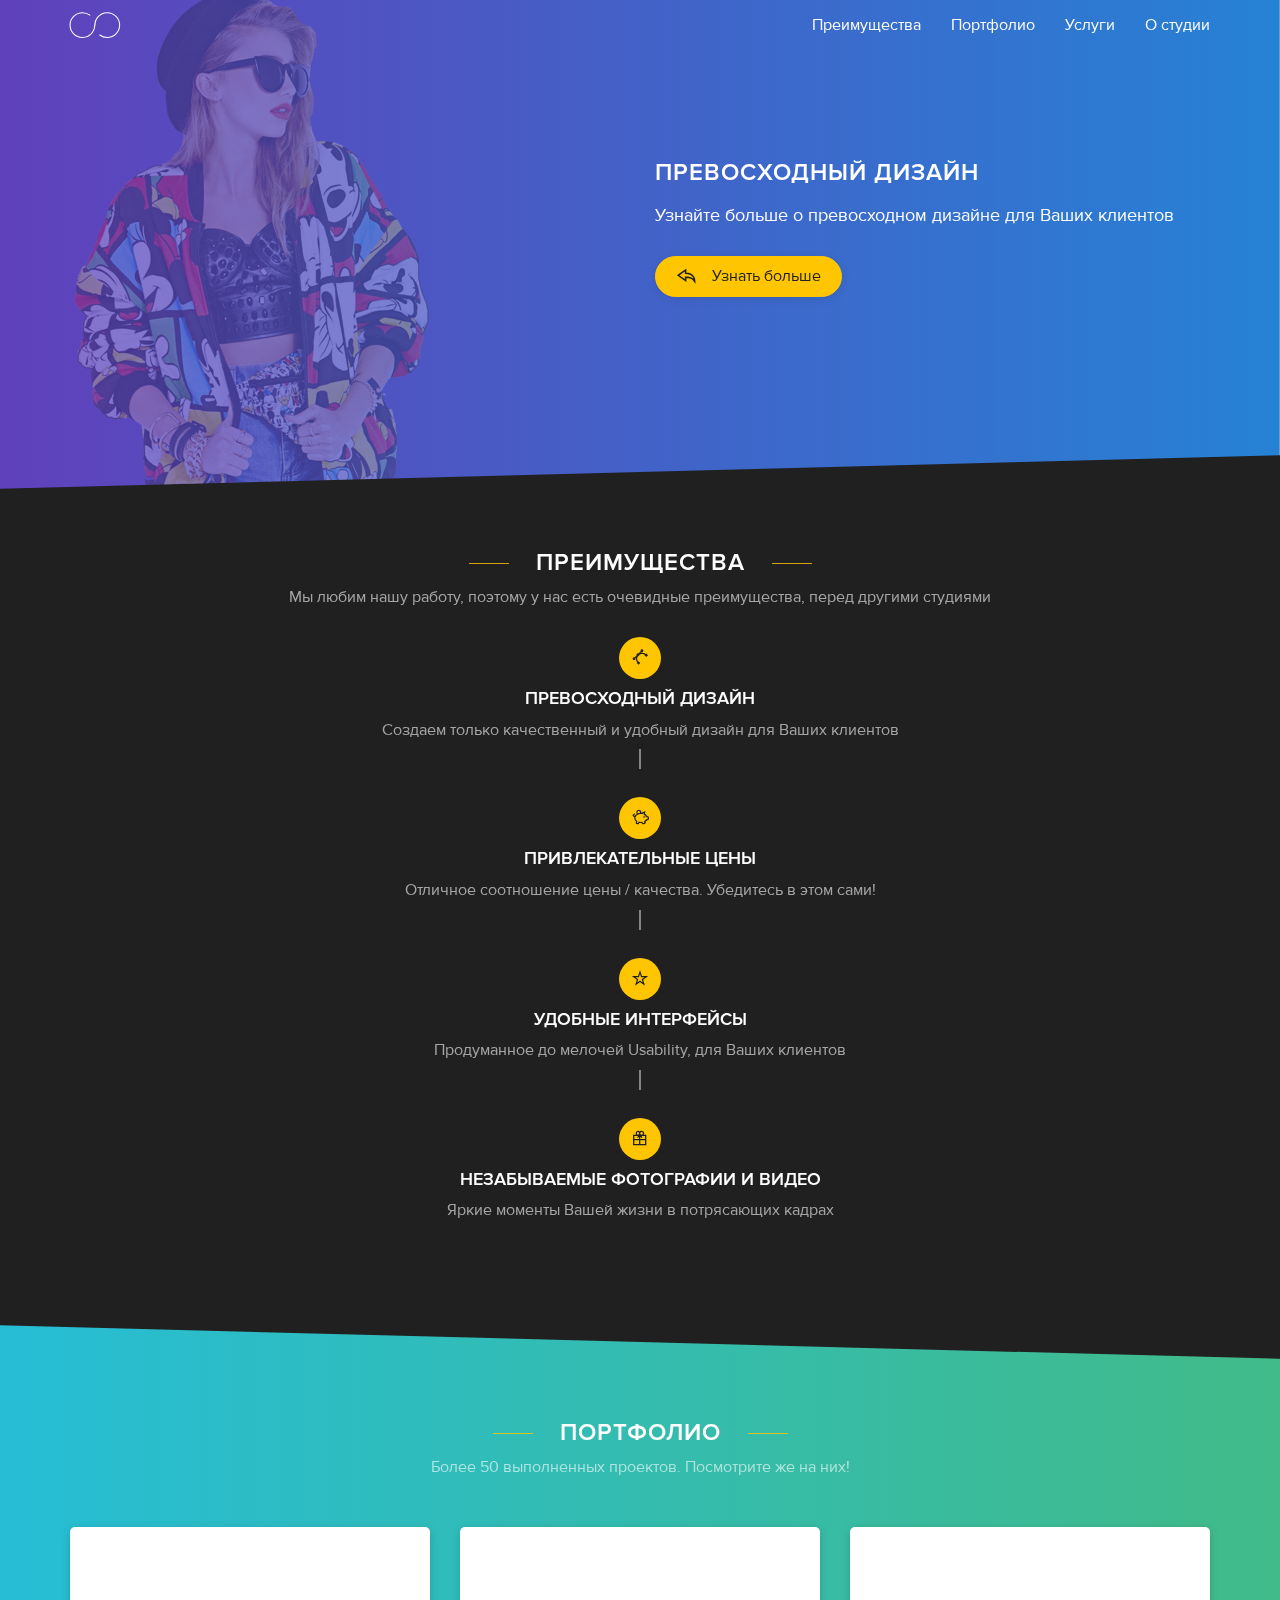
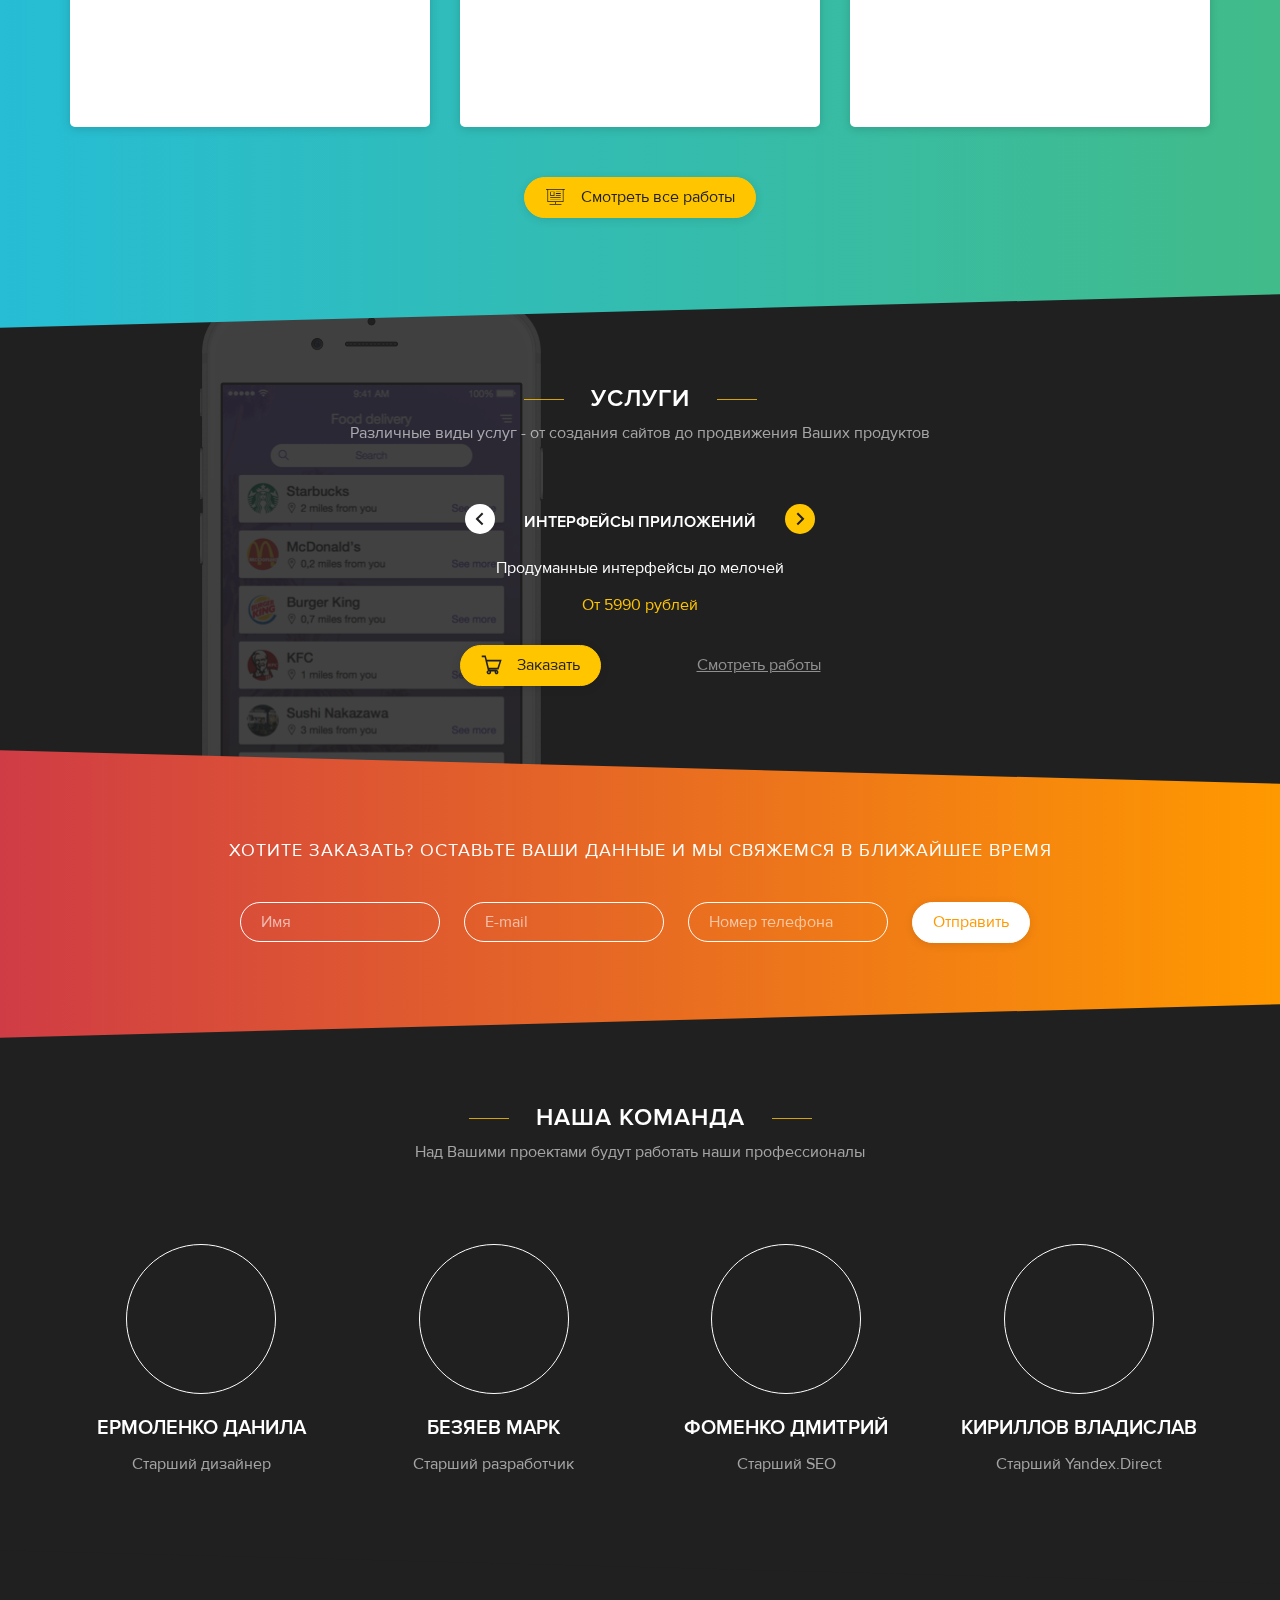
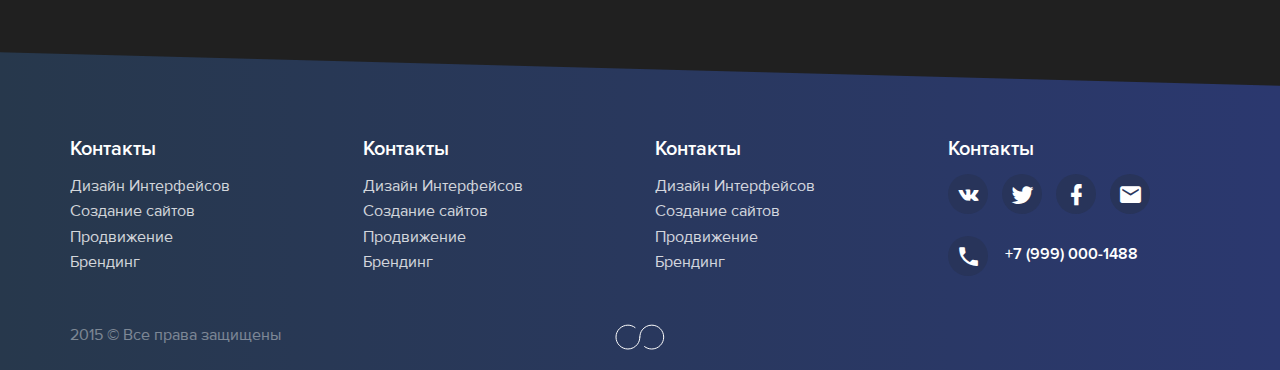
<file: index.html>
<!DOCTYPE html>
<html lang="en">
	<head>
		<meta charset="UTF-8">
		<meta name="viewport" content="width=device-width, initial-scale=1">
		<title>Illegal</title>
		<link rel="stylesheet" href="css/bootstrap.min.css">
		<link rel="stylesheet" href="css/fonts.css">
		<link rel="stylesheet" href="css/pe-icon-7-stroke.css">
		<link rel="stylesheet" href="css/helper.css">
		<link rel="stylesheet" href="css/materialdesignicons.min.css">
		<link rel="stylesheet" href="css/main.css">
		<script src="https://ajax.googleapis.com/ajax/libs/jquery/2.1.3/jquery.min.js"></script>
		<script src="js/common.js"></script>
	</head>
	<body>
		<nav class="navbar navbar-inverse navbar-fixed-top">
			<div class="container">
				<div class="navbar-header">
					<button type="button" class="navbar-toggle" data-toggle="collapse" data-target="#myNavbar">
						<span class="icon-bar"></span>
						<span class="icon-bar" style="margin-top: 6px !important;"></span>
						<span class="icon-bar" style="margin-top: 6px !important;"></span> 
					</button>
					<a class="navbar-brand" href="#main">
						<a href="/" class="noose-loop"></a>
					</a>
				</div>
				<div class="collapse navbar-collapse" id="myNavbar">
					<ul class="nav navbar-nav navbar-right">
						<li>
							<a href="#advantages" class="menu-cases">Преимущества</a>
						</li>
						<li>
							<a href="portfolio.html" class="menu-cases">Портфолио</a>
						</li>
						<li>
							<a href="services.html" class="menu-cases">Услуги</a>
						</li>
						<li>
							<a href="about.html" class="menu-cases">О студии</a>
						</li>
					</ul>
				</div>
			</div>
		</nav>
	  <div class="hidden-xs hidden-sm">
		<section id="n1">
		</section>
		<section id="n11">
			<div class="container">
				<div class="row">
					<div class="col-lg-6 col-md-6 hidden-xs hidden-sm">
						<div class="wrp-2">
							<img src="images/woman.png" alt="woman">
						</div>
					</div>
					<div class="col-lg-6 col-md-6 hidden-xs hidden-sm">
						<div class="wrp-1">
							<h3 class="upper bold lp-1">
								Превосходный дизайн
							</h3>
							<h4>
								Узнайте больше о превосходном дизайне для Ваших клиентов
							</h4>
							<button class="btn-transparent btn-usual">
								<i class="pe-7s-back"></i>&nbsp;&nbsp;&nbsp;&nbsp;&nbsp;&nbsp;&nbsp;&nbsp;&nbsp;Узнать больше
							</button>
						</div>
					</div>
				</div>
			</div>
		</section>
		<section id="n202"></section> <!-- Focus lol -->
		<section id="n2"></section>
		<section id="n22">
			<div class="container">
				<div class="row">
					<div class="col-lg-12 col-md-12 col-sm-12 col-xs-12">
						<div class="wrp-1">
							<h3 class="bold upper lp-1">
								<div class="line"></div> Преимущества <div class="line"></div>
							</h3>
							<span>
								Мы любим нашу работу, поэтому у нас есть очевидные преимущества, перед другими студиями
							</span>
							<div class="rnd"><i class="pe-7s-vector"></i></div>
							<h4 class="bold upper">Превосходный дизайн</h4>
							<span>
								Создаем только качественный и удобный дизайн для Ваших клиентов
							</span>
							<div class="vline"></div>
							<div class="rnd"><i class="pe-7s-piggy"></i></div>
							<h4 class="bold upper">Привлекательные цены</h4>
							<span>
								Отличное соотношение цены / качества. Убедитесь в этом сами!
							</span>
							<div class="vline"></div>
							<div class="rnd"><i class="pe-7s-star"></i></div>
							<h4 class="bold upper">Удобные интерфейсы</h4>
							<span>
								Продуманное до мелочей Usability, для Ваших клиентов
							</span>
							<div class="vline"></div>
							<div class="rnd"><i class="pe-7s-gift"></i></div>
							<h4 class="bold upper">Незабываемые фотографии и видео</h4>
							<span>
								Яркие моменты Вашей жизни в потрясающих кадрах
							</span>
						</div>
					</div>
				</div>
			</div>
		</section>
		<section id="n3"></section>
		<section id="n33">
			<div class="container">
				<div class="row">
					<div class="col-lg-12 col-md-12 col-sm-12 col-xs-12">
						<div class="wrp-1">
							<h3 class="bold upper lp-1">
								<div class="line"></div> Портфолио <div class="line"></div>
							</h3>
							<span>
								Более 50 выполненных проектов. Посмотрите же на них!
							</span>
							<div class="wrp-2">
								<div class="row">
									<div class="col-lg-4 col-md-4 hidden-xs hidden-sm">
										<div class="pr"></div>
									</div>
									<div class="col-lg-4 col-md-4 hidden-xs hidden-sm">
										<div class="pr"></div>
									</div>
									<div class="col-lg-4 col-md-4 hidden-xs hidden-sm">
										<div class="pr"></div>
									</div>
								</div>
							</div>
							<button class="btn-transparent btn-usual" onclick="window.location.href='portfolio.html'">
								<i class="pe-7s-display2" style="font-weight: 500;"></i>&nbsp;&nbsp;&nbsp;&nbsp;&nbsp;&nbsp;&nbsp;&nbsp;&nbsp;Смотреть все работы 
							</button>
						</div>
					</div>
				</div>
			</div>
		</section>
		<section id="n4"></section>
		<section id="n404">
			<div class="container">
				<div class="row">
					<div class="col-lg-6 col-md-6 hidden-sm hidden-xs"></div>
					<div class="col-lg-6 col-md-6 hidden-sm hidden-xs"><img src="images/iPhone.png" alt="iphone"></div>
				</div>
			</div>
		</section>
		<section id="n44">
			<div class="container">
				<div class="row">
					<div class="col-lg-12 col-md-12 col-sm-12 col-xs-12">
						<div class="wrp-1">
							<h3 class="bold upper lp-1">
								<div class="line"></div> Услуги <div class="line"></div>
							</h3>
							<span>
								Различные виды услуг - от создания сайтов до продвижения Ваших продуктов
							</span>
							<span id="name" class="bold upper">
								<div class="arrow-btn arrow-l"><i class="pe-7s-angle-left"></i></div> Интерфейсы приложений <div class="arrow-btn arrow-r"><i class="pe-7s-angle-right"></i></div>
							</span>
							<span id="sub">
								Продуманные интерфейсы до мелочей
							</span>
							<br />
							<span id="price">
								От 5990 рублей
							</span>
							<div class="wrp-btns">
								<button class="btn-transparent btn-usual">
									<i class="pe-7s-cart"></i>&nbsp;&nbsp;&nbsp;&nbsp;&nbsp;&nbsp;&nbsp;&nbsp;&nbsp;Заказать
								</button>
								<div class="btn-view-other">
									<a href="#">Смотреть работы</a>
								</div>
							</div>
						</div>
					</div>
				</div>
			</div>
		</section>
		<section id="n5"></section>
		<section id="n55">
			<div class="container">
				<div class="row">
					<div class="col-lg-12 col-md-12 col-sm-12 col-xs-12">
						<span class="lp-1 upper">Хотите заказать? Оставьте ваши данные и мы свяжемся в ближайшее время</span>
						<div class="wrp-1">
							<input type="text" placeholder="Имя">
							<input type="text" placeholder="E-mail">
							<input type="text" placeholder="Номер телефона">
							<button class="btn-transparent btn-usual">Отправить</button>
						</div>
					</div>
				</div>
			</div>
		</section>
		<section id="n6"></section>
		<section id="n66">
			<div class="container">
				<div class="row">
					<div class="col-lg-12 col-md-12 col-sm-12 col-xs-12">
						<div class="wrp-1">
							<h3 class="bold upper lp-1">
								<div class="line"></div> Наша команда <div class="line"></div>
							</h3>
							<span>
								Над Вашими проектами будут работать наши профессионалы
							</span>
							<div class="row">
								<div class="col-lg-3 col-md-3 hidden-sm hidden-xs">
									<div class="photo photo-1"></div>
									<class class="bold name upper">Ермоленко Данила</class>
									<br />
									<span>Старший дизайнер</span>
								</div>
								<div class="col-lg-3 col-md-3 hidden-sm hidden-xs">
									<div class="photo photo-2"></div>
									<class class="bold name upper">Безяев Марк</class>
									<br />
									<span>Старший разработчик</span>
								</div>
								<div class="col-lg-3 col-md-3 hidden-sm hidden-xs">
									<div class="photo photo-3"></div>
									<class class="bold name upper">Фоменко Дмитрий</class>
									<br />
									<span>Старший SEO</span>
								</div>
								<div class="col-lg-3 col-md-3 hidden-sm hidden-xs">
									<div class="photo photo-4"></div>
									<class class="bold name upper">Кириллов Владислав</class>
									<br />
									<span>Старший Yandex.Direct</span>
								</div>
							</div>
						</div>
					</div>
				</div>
			</div>
		</section>
		<section id="n606"></section>
		<section id="n7">
			<div class="container">
				<div class="row">
					<div class="col-lg-3 col-md-3 hidden-sm hidden-xs">
						<div class="name bold">Контакты</div>
						<div class="sub">
							Дизайн Интерфейсов<br />
							Создание сайтов<br />
							Продвижение<br />
							Брендинг
						</div>
					</div>
					<div class="col-lg-3 col-md-3 hidden-sm hidden-xs">
						<div class="name bold">Контакты</div>
						<div class="sub">
							Дизайн Интерфейсов<br />
							Создание сайтов<br />
							Продвижение<br />
							Брендинг
						</div>
					</div>
					<div class="col-lg-3 col-md-3 hidden-sm hidden-xs">
						<div class="name bold">Контакты</div>
						<div class="sub">
							Дизайн Интерфейсов<br />
							Создание сайтов<br />
							Продвижение<br />
							Брендинг
						</div>
					</div>
					<div class="col-lg-3 col-md-3 hidden-sm hidden-xs">
						<div class="name bold">Контакты</div>
						<div class="btn-rnd"><i class="mdi mdi-vk"></i></div> <div class="btn-rnd"><i class="mdi mdi-twitter"></i></div> <div class="btn-rnd"><i class="mdi mdi-facebook"></i></div> <div class="btn-rnd"><i class="mdi mdi-email"></i></div>
						<br /><br />
						<div class="btn-rnd"><i class="mdi mdi-phone"></i></div>
						<div class="bold phone">+7 (999) 000-1488</div>
					</div>
				</div>
				<div class="bottom">
					<span>2015 &copy; Все права защищены</span>
					<div class="noose"></div>
				</div>
			</div>
		</section>
	  </div>
	  <div class="hidden-lg hidden-md">
		<section id="n1" class="m1"></section>
		<section id="n11" class="m11">
			<div class="container">
				<div class="row">
					<div class="col-sm-6 col-sm-6">
						<div class="wrp-2">
							<img src="images/woman.png" alt="woman">
						</div>
					</div>
				</div>
				<div class="row">
					<div class="col-sm-10 col-xs-10">
						<div class="wrp-1">
							<h3 class="upper bold lp-1">
								Превосходный дизайн
							</h3>
							<h4>
								Узнайте больше о превосходном дизайне для Ваших клиентов
							</h4>
						</div>
					</div>
				</div>
				<div class="row">
					<div class="col-sm-12 col-xs-12">
							<button class="btn-transparent btn-usual btn-m">
								<i class="pe-7s-back"></i>&nbsp;&nbsp;&nbsp;&nbsp;&nbsp;&nbsp;&nbsp;&nbsp;&nbsp;Узнать больше
							</button>
					</div>
				</div>
			</div>
		</section>
		<section id="n202" class="m202"></section>
		<section id="n2" class="m2"></section>
		<section id="n22" class="m22">
			<div class="container">
				<div class="row">
					<div class="col-sm-12 col-xs-12">
						<div class="wrp-1">
							<h3 class="bold upper lp-1">
								<div class="line line-m"></div> Преимущества <div class="line line-m"></div>
							</h3>
							<span>
								Мы любим нашу работу, поэтому у нас есть очевидные преимущества, перед другими студиями
							</span>
							<div class="rnd"><i class="pe-7s-vector"></i></div>
							<h4 class="bold upper">Превосходный дизайн</h4>
							<span>
								Создаем только качественный и удобный дизайн для Ваших клиентов
							</span>
							<div class="vline"></div>
							<div class="rnd"><i class="pe-7s-piggy"></i></div>
							<h4 class="bold upper">Привлекательные цены</h4>
							<span>
								Отличное соотношение цены / качества. Убедитесь в этом сами!
							</span>
							<div class="vline"></div>
							<div class="rnd"><i class="pe-7s-star"></i></div>
							<h4 class="bold upper">Удобные интерфейсы</h4>
							<span>
								Продуманное до мелочей Usability, для Ваших клиентов
							</span>
							<div class="vline"></div>
							<div class="rnd"><i class="pe-7s-gift"></i></div>
							<h4 class="bold upper">Незабываемые фотографии и видео</h4>
							<span>
								Яркие моменты Вашей жизни в потрясающих кадрах
							</span>
						</div>
					</div>
				</div>
			</div>
		</section>
		<section id="n3" class="m3"></section>
		<section id="n33" class="m33">
			<div class="container">
				<div class="row">
					<div class="col-lg-12 col-md-12 col-sm-12 col-xs-12">
						<div class="wrp-1">
							<h3 class="bold upper lp-1">
								<div class="line line-m"></div> Портфолио <div class="line line-m"></div>
							</h3>
							<span>
								Более 50 выполненных проектов. Посмотрите же на них!
							</span>
							<div class="wrp-2">
								<div class="row">
									<div class="col-lg-4 col-md-4">
										<div class="pr"></div>
									</div>
									<div class="col-lg-4 col-md-4">
										<div class="pr"></div>
									</div>
									<div class="col-lg-4 col-md-4">
										<div class="pr"></div>
									</div>
								</div>
							</div>
							<button class="btn-transparent btn-usual btn-m" onclick="window.location.href='portfolio.html'">
								<i class="pe-7s-display2" style="font-weight: 500;"></i>&nbsp;&nbsp;&nbsp;&nbsp;&nbsp;&nbsp;&nbsp;&nbsp;&nbsp;Смотреть все работы 
							</button>
						</div>
					</div>
				</div>
			</div>
		</section>
		<section id="n4" class="m4"></section>
		<section id="n404" class="m404">
			<div class="container">
				<div class="row">
					<div class="col-lg-6 col-md-6"><img src="images/iPhone.png" alt="iphone"></div>
				</div>
			</div>
		</section>
		<section id="n44" class="m44">
			<div class="container">
				<div class="row">
					<div class="col-lg-12 col-md-12 col-sm-12 col-xs-12">
						<div class="wrp-1">
							<h3 class="bold upper lp-1">
								<div class="line line-m"></div> Услуги <div class="line line-m"></div>
							</h3>
							<span>
								От создания сайтов до продвижения Ваших продуктов
							</span>
							<span id="name" class="bold upper">
								 Интерфейсы приложений 
							</span>
							<span id="sub" class="bold">
								Продуманные интерфейсы до мелочей
							</span>
							<br />
							<span id="price" class="bold">
								От 5990 рублей
							</span>
							<div class="wrp-btns wrp-btns-m">
								<button class="btn-transparent btn-usual">
									<i class="pe-7s-cart"></i>&nbsp;&nbsp;&nbsp;&nbsp;&nbsp;&nbsp;&nbsp;&nbsp;&nbsp;Заказать
								</button>
								<div class="btn-view-other">
									<a href="#">Смотреть работы</a>
								</div>
							</div>
						</div>
					</div>
				</div>
			</div>
		</section>
		<section id="n5" class="m5"></section>
		<section id="n55" class="m55">
			<div class="container">
				<div class="row">
					<div class="col-sm-1 col-xs-1"></div>
					<div class="col-sm-10 col-xs-10">
						<span class="upper">Хотите заказать?<br />Оставьте ваши данные и мы свяжемся<br />в ближайшее время</span>
					</div>
					<div class="col-sm-1 col-xs-1"></div>
				</div>
				<div class="row">
					<div class="col-sm-12 col-xs-12">
						<div class="wrp-1">
							<input type="text" placeholder="Имя">
							<input type="text" placeholder="E-mail">
							<input type="text" placeholder="Номер телефона">
							<button class="btn-transparent btn-usual">Отправить</button>
						</div>
					</div>
				</div>
			</div>
		</section>
		<section id="n6" class="m6"></section>
		<section id="n66" class="m66">
			<div class="container">
				<div class="row">
					<div class="col-lg-12 col-md-12 col-sm-12 col-xs-12">
						<div class="wrp-1">
							<h3 class="bold upper lp-1">
								<div class="line line-m"></div> Наша команда <div class="line line-m"></div>
							</h3>
							<span>
								Над Вашими проектами будут работать наши профессионалы
							</span>
							<div class="row">
								<div class="col-sm-12 col-xs-12">
									<div class="photo photo-1"></div>
									<class class="bold name upper">Ермоленко Данила</class>
									<br />
									<span>Старший дизайнер</span>
								</div>
							</div>
							<div class="row">
								<div class="col-sm-12 col-xs-12">
									<div class="photo photo-2"></div>
									<class class="bold name upper">Безяев Марк</class>
									<br />
									<span>Старший разработчик</span>
								</div>
							</div>
							<div class="row">
								<div class="col-sm-12 col-xs-12">
									<div class="photo photo-3"></div>
									<class class="bold name upper">Фоменко Дмитрий</class>
									<br />
									<span>Старший SEO</span>
								</div>
							</div>
							<div class="row">
								<div class="col-sm-12 col-xs-12">
									<div class="photo photo-4"></div>
									<class class="bold name upper">Кириллов Владислав</class>
									<br />
									<span>Старший Yandex.Direct</span>
								</div>
							</div>
						</div>
					</div>
				</div>
			</div>
		</section>
		<section id="n606" class="m606"></section>
		<section id="n7" class="m7">
			<div class="container">
				<div class="row">
					<div class="col-sm-1 col-xs-1"></div>
					<div class="col-sm-10 col-xs-10">
						<div class="name bold" style="margin-top: 110px;">Контакты</div>
						<div class="btn-rnd"><i class="mdi mdi-vk"></i></div> <div class="btn-rnd"><i class="mdi mdi-twitter"></i></div> <div class="btn-rnd"><i class="mdi mdi-facebook"></i></div> <div class="btn-rnd"><i class="mdi mdi-email"></i></div>
						<br /><br />
						<div class="btn-rnd"><i class="mdi mdi-phone"></i></div>
						<div class="bold phone">+7 (999) 000-1488</div>
					</div>
					<div class="col-sm-1 col-xs-1"></div>
				</div>
				<div class="row" style="margin-top: 36px !important;">
					<div class="col-sm-1 col-xs-1"></div>
					<div class="col-sm-10 col-xs-10 ta-r">
						<div class="name bold">Контакты</div>
						<div class="sub">
							Дизайн Интерфейсов<br />
							Создание сайтов<br />
							Продвижение<br />
							Брендинг
						</div>
					</div>
					<div class="col-sm-1 col-xs-1"></div>
				</div>
				<div class="row">
					<div class="col-sm-1 col-xs-1"></div>
					<div class="col-sm-10 col-xs-10">
						<div class="name bold">Контакты</div>
						<div class="sub">
							Дизайн Интерфейсов<br />
							Создание сайтов<br />
							Продвижение<br />
							Брендинг
						</div>
					</div>
					<div class="col-sm-1 col-xs-1"></div>
				</div>
				<div class="row">
					<div class="col-sm-1 col-xs-1"></div>
					<div class="col-sm-10 col-xs-10 ta-r">
						<div class="name bold">Контакты</div>
						<div class="sub">
							Дизайн Интерфейсов<br />
							Создание сайтов<br />
							Продвижение<br />
							Брендинг
						</div>
					</div>
					<div class="col-sm-1 col-xs-1"></div>
				</div>
				<div class="bottom">
					<span>2015 &copy; Все права защищены</span>
					<div class="noose"></div>
				</div>
			</div>
		</section>
	  </div>
		<script src="js/bootstrap.min.js"></script>
	</body>
</html>
</file>
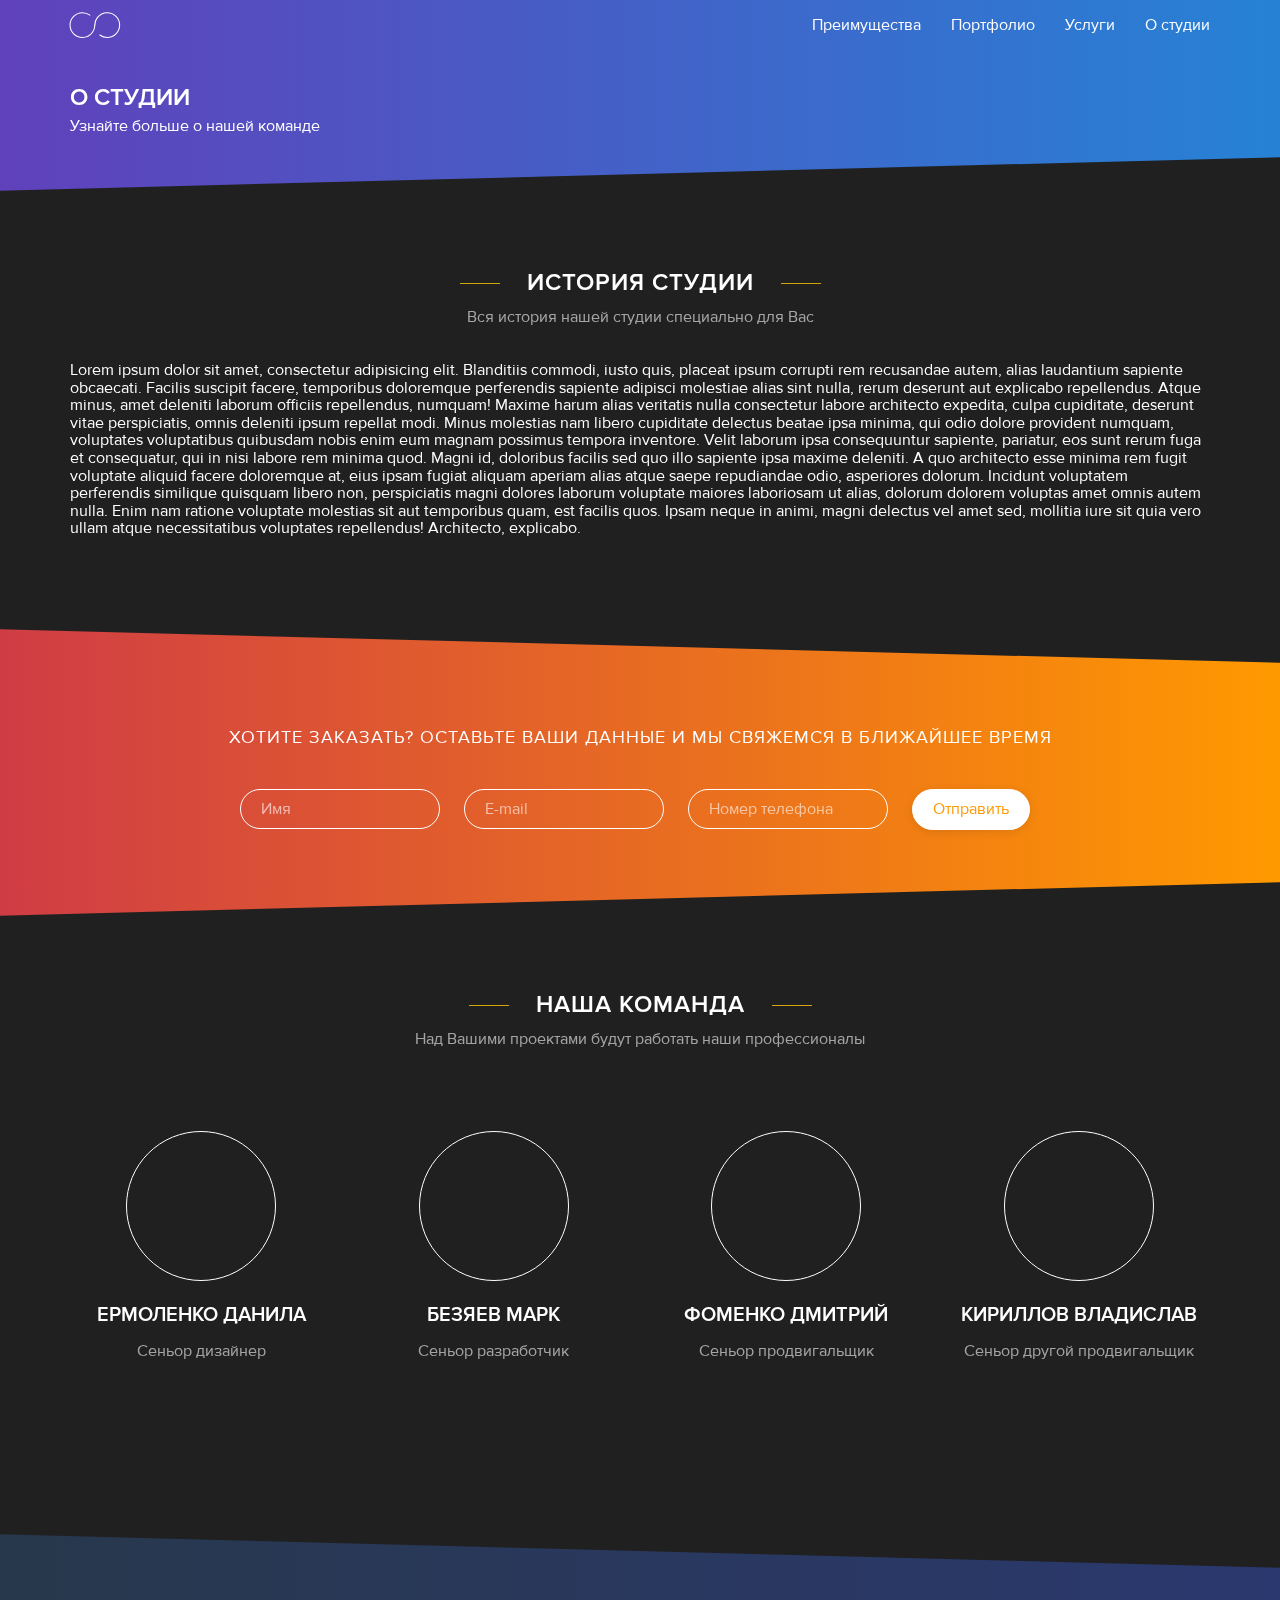
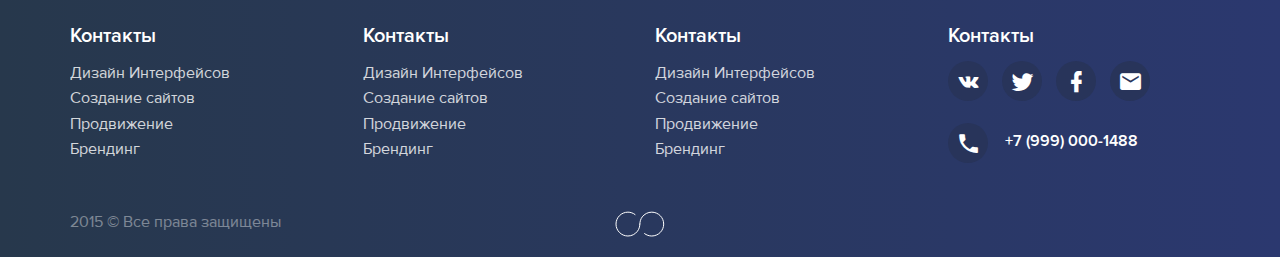
<file: about.html>
<!DOCTYPE html>
<html lang="en">
	<head>
		<meta charset="UTF-8">
		<meta name="viewport" content="width=device-width, initial-scale=1">
		<title>Illegal</title>
		<link rel="stylesheet" href="css/bootstrap.min.css">
		<link rel="stylesheet" href="css/fonts.css">
		<link rel="stylesheet" href="css/pe-icon-7-stroke.css">
		<link rel="stylesheet" href="css/helper.css">
		<link rel="stylesheet" href="css/materialdesignicons.min.css">
		<link rel="stylesheet" href="css/main.css">
		<script src="https://ajax.googleapis.com/ajax/libs/jquery/2.1.3/jquery.min.js"></script>
		<script src="js/common.js"></script>
	</head>
	<body>
		<nav class="navbar navbar-inverse navbar-fixed-top">
			<div class="container">
				<div class="navbar-header">
					<button type="button" class="navbar-toggle" data-toggle="collapse" data-target="#myNavbar">
						<span class="icon-bar"></span>
						<span class="icon-bar" style="margin-top: 6px !important;"></span>
						<span class="icon-bar" style="margin-top: 6px !important;"></span> 
					</button>
					<a class="navbar-brand" href="#main">
						<a href="/" class="noose-loop"></a>
					</a>
				</div>
				<div class="collapse navbar-collapse" id="myNavbar">
					<ul class="nav navbar-nav navbar-right">
						<li>
							<a href="#advantages" class="menu-cases">Преимущества</a>
						</li>
						<li>
							<a href="portfolio.html" class="menu-cases">Портфолио</a>
						</li>
						<li>
							<a href="services.html" class="menu-cases">Услуги</a>
						</li>
						<li>
							<a href="about.html" class="menu-cases">О студии</a>
						</li>
					</ul>
				</div>
			</div>
		</nav>
	  <div class="hidden-xs hidden-sm">
		<section id="a1">
		</section>
		<section id="a11">
			<div class="container">
				<div class="row">
					<div class="col-lg-12 col-md-12 col-sm-12 col-xs-12">
						<h3 class="bold upper">О студии</h3>
						<span>Узнайте больше о нашей команде</span>
					</div>
				</div>
			</div>
		</section>
		<section id="a2">
		</section>
		<section id="a22">
			<div class="container">
				<div class="row">
					<div class="col-lg-12 col-md-12 col-sm-12 col-xs-12">
						<h3 class="bold upper lp-1">
							<div class="line"></div> История студии <div class="line"></div>
						</h3>
						<span>Вся история нашей студии специально для Вас</span>
						<br />
						<h5>Lorem ipsum dolor sit amet, consectetur adipisicing elit. Blanditiis commodi, iusto quis, placeat ipsum corrupti rem recusandae autem, alias laudantium sapiente obcaecati. Facilis suscipit facere, temporibus doloremque perferendis sapiente adipisci molestiae alias sint nulla, rerum deserunt aut explicabo repellendus. Atque minus, amet deleniti laborum officiis repellendus, numquam! Maxime harum alias veritatis nulla consectetur labore architecto expedita, culpa cupiditate, deserunt vitae perspiciatis, omnis deleniti ipsum repellat modi. Minus molestias nam libero cupiditate delectus beatae ipsa minima, qui odio dolore provident numquam, voluptates voluptatibus quibusdam nobis enim eum magnam possimus tempora inventore. Velit laborum ipsa consequuntur sapiente, pariatur, eos sunt rerum fuga et consequatur, qui in nisi labore rem minima quod. Magni id, doloribus facilis sed quo illo sapiente ipsa maxime deleniti. A quo architecto esse minima rem fugit voluptate aliquid facere doloremque at, eius ipsam fugiat aliquam aperiam alias atque saepe repudiandae odio, asperiores dolorum. Incidunt voluptatem perferendis similique quisquam libero non, perspiciatis magni dolores laborum voluptate maiores laboriosam ut alias, dolorum dolorem voluptas amet omnis autem nulla. Enim nam ratione voluptate molestias sit aut temporibus quam, est facilis quos. Ipsam neque in animi, magni delectus vel amet sed, mollitia iure sit quia vero ullam atque necessitatibus voluptates repellendus! Architecto, explicabo.</h5>
					</div>
				</div>
			</div>
		</section>
		<section id="n5" class="a5"></section>
		<section id="n55">
			<div class="container">
				<div class="row">
					<div class="col-lg-12 col-md-12 col-sm-12 col-xs-12">
						<span class="lp-1 upper">Хотите заказать? Оставьте ваши данные и мы свяжемся в ближайшее время</span>
						<div class="wrp-1">
							<input type="text" placeholder="Имя">
							<input type="text" placeholder="E-mail">
							<input type="text" placeholder="Номер телефона">
							<button class="btn-transparent btn-usual">Отправить</button>
						</div>
					</div>
				</div>
			</div>
		</section>
		<section id="n6" class="a6"></section>
		<section id="n66">
			<div class="container">
				<div class="row">
					<div class="col-lg-12 col-md-12 col-sm-12 col-xs-12">
						<div class="wrp-1">
							<h3 class="bold upper lp-1">
								<div class="line"></div> Наша команда <div class="line"></div>
							</h3>
							<span>
								Над Вашими проектами будут работать наши профессионалы
							</span>
							<div class="row">
								<div class="col-lg-3 col-md-3 hidden-sm hidden-xs">
									<div class="photo photo-1"></div>
									<class class="bold name upper">Ермоленко Данила</class>
									<br />
									<span>Сеньор дизайнер</span>
								</div>
								<div class="col-lg-3 col-md-3 hidden-sm hidden-xs">
									<div class="photo photo-2"></div>
									<class class="bold name upper">Безяев Марк</class>
									<br />
									<span>Сеньор разработчик</span>
								</div>
								<div class="col-lg-3 col-md-3 hidden-sm hidden-xs">
									<div class="photo photo-3"></div>
									<class class="bold name upper">Фоменко Дмитрий</class>
									<br />
									<span>Сеньор продвигальщик</span>
								</div>
								<div class="col-lg-3 col-md-3 hidden-sm hidden-xs">
									<div class="photo photo-4"></div>
									<class class="bold name upper">Кириллов Владислав</class>
									<br />
									<span>Сеньор другой продвигальщик</span>
								</div>
							</div>
						</div>
					</div>
				</div>
			</div>
		</section>
		<section id="n606" class="a606"></section>
		<section id="n7">
			<div class="container">
				<div class="row">
					<div class="col-lg-3 col-md-3 hidden-sm hidden-xs">
						<div class="name bold">Контакты</div>
						<div class="sub">
							Дизайн Интерфейсов<br />
							Создание сайтов<br />
							Продвижение<br />
							Брендинг
						</div>
					</div>
					<div class="col-lg-3 col-md-3 hidden-sm hidden-xs">
						<div class="name bold">Контакты</div>
						<div class="sub">
							Дизайн Интерфейсов<br />
							Создание сайтов<br />
							Продвижение<br />
							Брендинг
						</div>
					</div>
					<div class="col-lg-3 col-md-3 hidden-sm hidden-xs">
						<div class="name bold">Контакты</div>
						<div class="sub">
							Дизайн Интерфейсов<br />
							Создание сайтов<br />
							Продвижение<br />
							Брендинг
						</div>
					</div>
					<div class="col-lg-3 col-md-3 hidden-sm hidden-xs">
						<div class="name bold">Контакты</div>
						<div class="btn-rnd"><i class="mdi mdi-vk"></i></div> <div class="btn-rnd"><i class="mdi mdi-twitter"></i></div> <div class="btn-rnd"><i class="mdi mdi-facebook"></i></div> <div class="btn-rnd"><i class="mdi mdi-email"></i></div>
						<br /><br />
						<div class="btn-rnd"><i class="mdi mdi-phone"></i></div>
						<div class="bold phone">+7 (999) 000-1488</div>
					</div>
				</div>
				<div class="bottom">
					<span>2015 &copy; Все права защищены</span>
					<div class="noose"></div>
				</div>
			</div>
		</section>
	  </div>
	  <div class="hidden-lg hidden-md">
		<section id="a1" class="ma1"></section>
		<section id="a11">
			<div class="container">
				<div class="row">
					<div class="col-lg-12 col-md-12 col-sm-12 col-xs-12">
						<h3 class="bold upper">О студии</h3>
						<span>Узнайте больше о нашей команде</span>
					</div>
				</div>
			</div>
		</section>
		<section id="a2" class="ma2"></section>
		<section id="a22" class="ma22">
			<div class="container">
				<div class="row">
					<div class="col-lg-12 col-md-12 col-sm-12 col-xs-12">
						<h3 class="bold upper lp-1">
							<div class="line line-m"></div> История <div class="line line-m"></div>
						</h3>
						<span>Вся история нашей студии специально для Вас</span>
						<br />
						<h5>Lorem ipsum dolor sit amet, consectetur adipisicing elit. Blanditiis commodi, iusto quis, placeat ipsum corrupti rem recusandae autem, alias laudantium sapiente obcaecati. Facilis suscipit facere, temporibus doloremque perferendis sapiente adipisci molestiae alias sint nulla, rerum deserunt aut explicabo repellendus. Atque minus, amet deleniti laborum officiis repellendus, numquam! Maxime harum alias veritatis nulla consectetur labore architecto expedita, culpa cupiditate, deserunt vitae perspiciatis, omnis deleniti ipsum repellat modi. Minus molestias nam libero cupiditate delectus beatae ipsa minima, qui odio dolore provident numqua.</h5>
					</div>
				</div>
			</div>
		</section>
		<section id="n5" class="m5 ma5"></section>
		<section id="n55" class="m55 ma55">
			<div class="container">
				<div class="row">
					<div class="col-sm-1 col-xs-1"></div>
					<div class="col-sm-10 col-xs-10">
						<span class="upper">Хотите заказать?<br />Оставьте ваши данные и мы свяжемся<br />в ближайшее время</span>
					</div>
					<div class="col-sm-1 col-xs-1"></div>
				</div>
				<div class="row">
					<div class="col-sm-12 col-xs-12">
						<div class="wrp-1">
							<input type="text" placeholder="Имя">
							<input type="text" placeholder="E-mail">
							<input type="text" placeholder="Номер телефона">
							<button class="btn-transparent btn-usual">Отправить</button>
						</div>
					</div>
				</div>
			</div>
		</section>
		<section id="n6" class="m6 ma6"></section>
		<section id="n66" class="m66">
			<div class="container">
				<div class="row">
					<div class="col-lg-12 col-md-12 col-sm-12 col-xs-12">
						<div class="wrp-1">
							<h3 class="bold upper lp-1">
								<div class="line line-m"></div> Наша команда <div class="line line-m"></div>
							</h3>
							<span>
								Над Вашими проектами будут работать наши профессионалы
							</span>
							<div class="row">
								<div class="col-sm-12 col-xs-12">
									<div class="photo photo-1"></div>
									<class class="bold name upper">Ермоленко Данила</class>
									<br />
									<span>Старший дизайнер</span>
								</div>
							</div>
							<div class="row">
								<div class="col-sm-12 col-xs-12">
									<div class="photo photo-2"></div>
									<class class="bold name upper">Безяев Марк</class>
									<br />
									<span>Старший разработчик</span>
								</div>
							</div>
							<div class="row">
								<div class="col-sm-12 col-xs-12">
									<div class="photo photo-3"></div>
									<class class="bold name upper">Фоменко Дмитрий</class>
									<br />
									<span>Старший SEO</span>
								</div>
							</div>
							<div class="row">
								<div class="col-sm-12 col-xs-12">
									<div class="photo photo-4"></div>
									<class class="bold name upper">Кириллов Владислав</class>
									<br />
									<span>Старший Yandex.Direct</span>
								</div>
							</div>
						</div>
					</div>
				</div>
			</div>
		</section>
		<section id="n606" class="m606 ma606"></section>
		<section id="n7" class="m7">
			<div class="container">
				<div class="row">
					<div class="col-sm-1 col-xs-1"></div>
					<div class="col-sm-10 col-xs-10">
						<div class="name bold" style="margin-top: 110px;">Контакты</div>
						<div class="btn-rnd"><i class="mdi mdi-vk"></i></div> <div class="btn-rnd"><i class="mdi mdi-twitter"></i></div> <div class="btn-rnd"><i class="mdi mdi-facebook"></i></div> <div class="btn-rnd"><i class="mdi mdi-email"></i></div>
						<br /><br />
						<div class="btn-rnd"><i class="mdi mdi-phone"></i></div>
						<div class="bold phone">+7 (999) 000-1488</div>
					</div>
					<div class="col-sm-1 col-xs-1"></div>
				</div>
				<div class="row" style="margin-top: 36px !important;">
					<div class="col-sm-1 col-xs-1"></div>
					<div class="col-sm-10 col-xs-10 ta-r">
						<div class="name bold">Контакты</div>
						<div class="sub">
							Дизайн Интерфейсов<br />
							Создание сайтов<br />
							Продвижение<br />
							Брендинг
						</div>
					</div>
					<div class="col-sm-1 col-xs-1"></div>
				</div>
				<div class="row">
					<div class="col-sm-1 col-xs-1"></div>
					<div class="col-sm-10 col-xs-10">
						<div class="name bold">Контакты</div>
						<div class="sub">
							Дизайн Интерфейсов<br />
							Создание сайтов<br />
							Продвижение<br />
							Брендинг
						</div>
					</div>
					<div class="col-sm-1 col-xs-1"></div>
				</div>
				<div class="row">
					<div class="col-sm-1 col-xs-1"></div>
					<div class="col-sm-10 col-xs-10 ta-r">
						<div class="name bold">Контакты</div>
						<div class="sub">
							Дизайн Интерфейсов<br />
							Создание сайтов<br />
							Продвижение<br />
							Брендинг
						</div>
					</div>
					<div class="col-sm-1 col-xs-1"></div>
				</div>
				<div class="bottom">
					<span>2015 &copy; Все права защищены</span>
					<div class="noose"></div>
				</div>
			</div>
		</section>
	  </div>
		<script src="js/bootstrap.min.js"></script>
	</body>
</html>
</file>
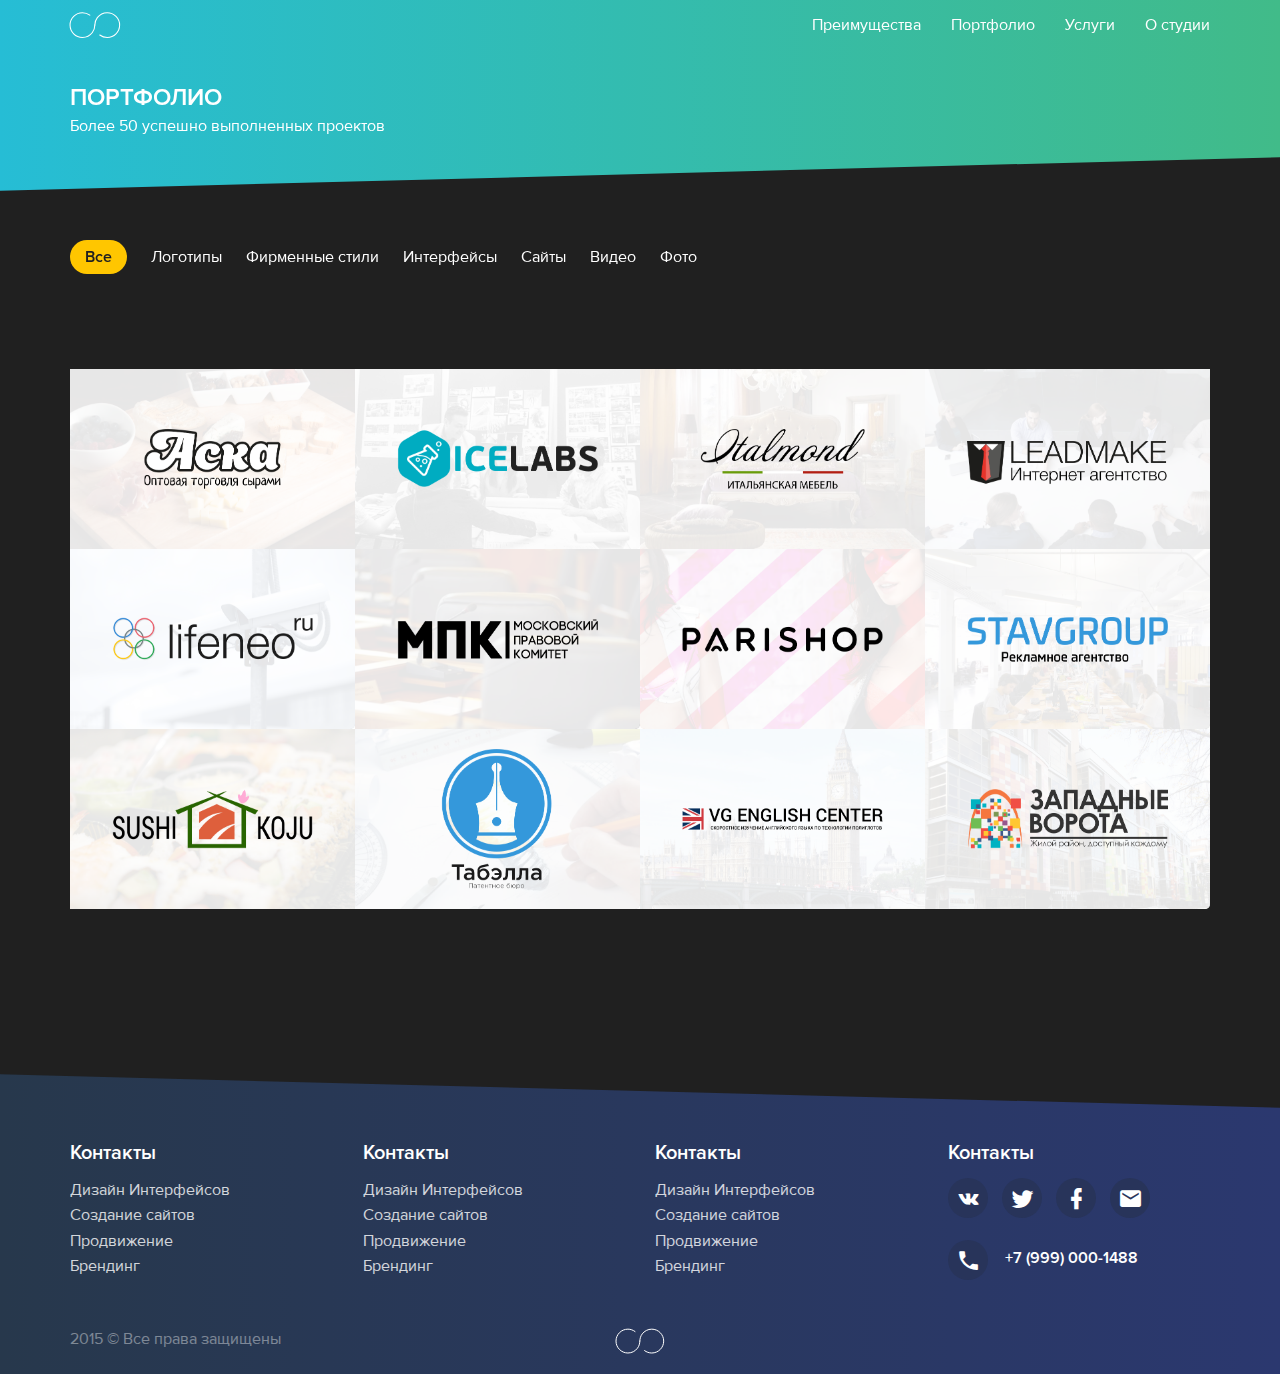
<file: portfolio.html>
<!DOCTYPE html>
<html lang="en">
	<head>
		<meta charset="UTF-8">
		<meta name="viewport" content="width=device-width, initial-scale=1">
		<title>Illegal</title>
		<link rel="stylesheet" href="css/bootstrap.min.css">
		<link rel="stylesheet" href="css/fonts.css">
		<link rel="stylesheet" href="css/pe-icon-7-stroke.css">
		<link rel="stylesheet" href="css/helper.css">
		<link rel="stylesheet" href="css/materialdesignicons.min.css">
		<link rel="stylesheet" href="css/main.css">
		<script src="https://ajax.googleapis.com/ajax/libs/jquery/2.1.3/jquery.min.js"></script>
		<script src="js/common.js"></script>
	</head>
	<body>
		<nav class="navbar navbar-inverse navbar-fixed-top">
			<div class="container">
				<div class="navbar-header">
					<button type="button" class="navbar-toggle" data-toggle="collapse" data-target="#myNavbar">
						<span class="icon-bar"></span>
						<span class="icon-bar" style="margin-top: 6px !important;"></span>
						<span class="icon-bar" style="margin-top: 6px !important;"></span> 
					</button>
					<a class="navbar-brand" href="#main">
						<a href="/" class="noose-loop"></a>
					</a>
				</div>
				<div class="collapse navbar-collapse" id="myNavbar">
					<ul class="nav navbar-nav navbar-right">
						<li>
							<a href="#advantages" class="menu-cases">Преимущества</a>
						</li>
						<li>
							<a href="portfolio.html" class="menu-cases">Портфолио</a>
						</li>
						<li>
							<a href="services.html" class="menu-cases">Услуги</a>
						</li>
						<li>
							<a href="about.html" class="menu-cases">О студии</a>
						</li>
					</ul>
				</div>
			</div>
		</nav>
		<script>
			$(document).ready(function() {
				var h = $("#p22").height() + 260;
				$("#p2").attr("style", "height: " + h + "px !important" );
			});
			$(window).resize(function() {
				var h = $("#p22").height() + 260;
				$("#p2").attr("style", "height: " + h + "px !important" );
			});
		</script>
	  <div class="hidden-sm hidden-xs">
		<section id="p1"></section>
		<section id="p11">
			<div class="container">
				<div class="row">
					<div class="col-lg-12 col-md-12 col-sm-12 col-xs-12">
						<h3 class="bold upper">Портфолио</h3>
						<span>Более 50 успешно выполненных проектов</span>
					</div>
				</div>
			</div>
		</section>
		<section id="p2"></section>
		<section id="p22">
			<div class="container">
				<div class="row">
					<div class="col-lg-12 col-md-12 col-sm-12 col-xs-12">
						<div class="tx actv bold">Все</div>
						<div class="tx">Логотипы</div>
						<div class="tx">Фирменные стили</div>
						<div class="tx">Интерфейсы</div>
						<div class="tx">Сайты</div>
						<div class="tx">Видео</div>
						<div class="tx">Фото</div>
					</div>
				</div>
				<div class="row">
					<div class="col-lg-12 col-md-12 col-sm-12 col-xs-12">
						<div class="projects">
							<div class="piece">
								<img src="images/preview/Aska.png" alt="img">
							</div>
							<div class="piece">
								<img src="images/preview/Icelabs.png" alt="img">
							</div>
							<div class="piece">
								<img src="images/preview/Italmond.png" alt="img">
							</div>
							<div class="piece">
								<img src="images/preview/Leadmake.png" alt="img">
							</div>
							<div class="piece">
								<img src="images/preview/Lifeneo.png" alt="img">
							</div>
							<div class="piece">
								<img src="images/preview/MRC.png" alt="img">
							</div>
							<div class="piece">
								<img src="images/preview/Parishop.png" alt="img">
							</div>
							<div class="piece">
								<img src="images/preview/Stavgroup.png" alt="img">
							</div>
							<div class="piece">
								<img src="images/preview/SushiKoju.png" alt="img">
							</div>
							<div class="piece">
								<img src="images/preview/Tabella.png" alt="img">
							</div>
							<div class="piece">
								<img src="images/preview/VGENGLISHCENTER.png" alt="img">
							</div>
							<div class="piece">
								<img src="images/preview/WestGates.png" alt="img">
							</div>
						</div>
					</div>
				</div>
			</div>
		</section>
		<section id="n7">
			<div class="container">
				<div class="row">
					<div class="col-lg-3 col-md-3 hidden-sm hidden-xs">
						<div class="name bold">Контакты</div>
						<div class="sub">
							Дизайн Интерфейсов<br />
							Создание сайтов<br />
							Продвижение<br />
							Брендинг
						</div>
					</div>
					<div class="col-lg-3 col-md-3 hidden-sm hidden-xs">
						<div class="name bold">Контакты</div>
						<div class="sub">
							Дизайн Интерфейсов<br />
							Создание сайтов<br />
							Продвижение<br />
							Брендинг
						</div>
					</div>
					<div class="col-lg-3 col-md-3 hidden-sm hidden-xs">
						<div class="name bold">Контакты</div>
						<div class="sub">
							Дизайн Интерфейсов<br />
							Создание сайтов<br />
							Продвижение<br />
							Брендинг
						</div>
					</div>
					<div class="col-lg-3 col-md-3 hidden-sm hidden-xs">
						<div class="name bold">Контакты</div>
						<div class="btn-rnd"><i class="mdi mdi-vk"></i></div> <div class="btn-rnd"><i class="mdi mdi-twitter"></i></div> <div class="btn-rnd"><i class="mdi mdi-facebook"></i></div> <div class="btn-rnd"><i class="mdi mdi-email"></i></div>
						<br /><br />
						<div class="btn-rnd"><i class="mdi mdi-phone"></i></div>
						<div class="bold phone">+7 (999) 000-1488</div>
					</div>
				</div>
				<div class="bottom">
					<span>2015 &copy; Все права защищены</span>
					<div class="noose"></div>
				</div>
			</div>
		</section>
	  </div>
	  <div class="hidden-lg hidden-md">
		<section id="p1" class="ma1 pa1"></section>
		<section id="p11">
			<div class="container">
				<div class="row">
					<div class="col-lg-12 col-md-12 col-sm-12 col-xs-12">
						<h3 class="bold upper">Портфолио</h3>
						<span>Более 50 успешно выполненных проектов</span>
					</div>
				</div>
			</div>
		</section>
		<section id="p2" class="pa2"></section>
		<section id="p22" class="pa22">
			<div class="container">
				<div class="row">
					<div class="col-lg-12 col-md-12 col-sm-12 col-xs-12">
					  <div class="wrp-all">
						<div class="tx actv bold">Все</div>
						<div class="tx">Логотипы</div>
						<div class="tx">Фирменные стили</div>
						<div class="tx">Интерфейсы</div>
						<div class="tx">Сайты</div>
						<div class="tx">Видео</div>
						<div class="tx">Фото</div>
					  </div>
					</div>
				</div>
				<div class="row">
					<div class="col-lg-12 col-md-12 col-sm-12 col-xs-12">
						<div class="projects"></div>
					</div>
				</div>
			</div>
		</section>
		<section id="n7" class="m7">
			<div class="container">
				<div class="row">
					<div class="col-sm-1 col-xs-1"></div>
					<div class="col-sm-10 col-xs-10">
						<div class="name bold" style="margin-top: 110px;">Контакты</div>
						<div class="btn-rnd"><i class="mdi mdi-vk"></i></div> <div class="btn-rnd"><i class="mdi mdi-twitter"></i></div> <div class="btn-rnd"><i class="mdi mdi-facebook"></i></div> <div class="btn-rnd"><i class="mdi mdi-email"></i></div>
						<br /><br />
						<div class="btn-rnd"><i class="mdi mdi-phone"></i></div>
						<div class="bold phone">+7 (999) 000-1488</div>
					</div>
					<div class="col-sm-1 col-xs-1"></div>
				</div>
				<div class="row" style="margin-top: 36px !important;">
					<div class="col-sm-1 col-xs-1"></div>
					<div class="col-sm-10 col-xs-10 ta-r">
						<div class="name bold">Контакты</div>
						<div class="sub">
							Дизайн Интерфейсов<br />
							Создание сайтов<br />
							Продвижение<br />
							Брендинг
						</div>
					</div>
					<div class="col-sm-1 col-xs-1"></div>
				</div>
				<div class="row">
					<div class="col-sm-1 col-xs-1"></div>
					<div class="col-sm-10 col-xs-10">
						<div class="name bold">Контакты</div>
						<div class="sub">
							Дизайн Интерфейсов<br />
							Создание сайтов<br />
							Продвижение<br />
							Брендинг
						</div>
					</div>
					<div class="col-sm-1 col-xs-1"></div>
				</div>
				<div class="row">
					<div class="col-sm-1 col-xs-1"></div>
					<div class="col-sm-10 col-xs-10 ta-r">
						<div class="name bold">Контакты</div>
						<div class="sub">
							Дизайн Интерфейсов<br />
							Создание сайтов<br />
							Продвижение<br />
							Брендинг
						</div>
					</div>
					<div class="col-sm-1 col-xs-1"></div>
				</div>
				<div class="bottom">
					<span>2015 &copy; Все права защищены</span>
					<div class="noose"></div>
				</div>
			</div>
		</section>
	  </div>
		<script src="js/bootstrap.min.js"></script>
	</body>
</html>
</file>
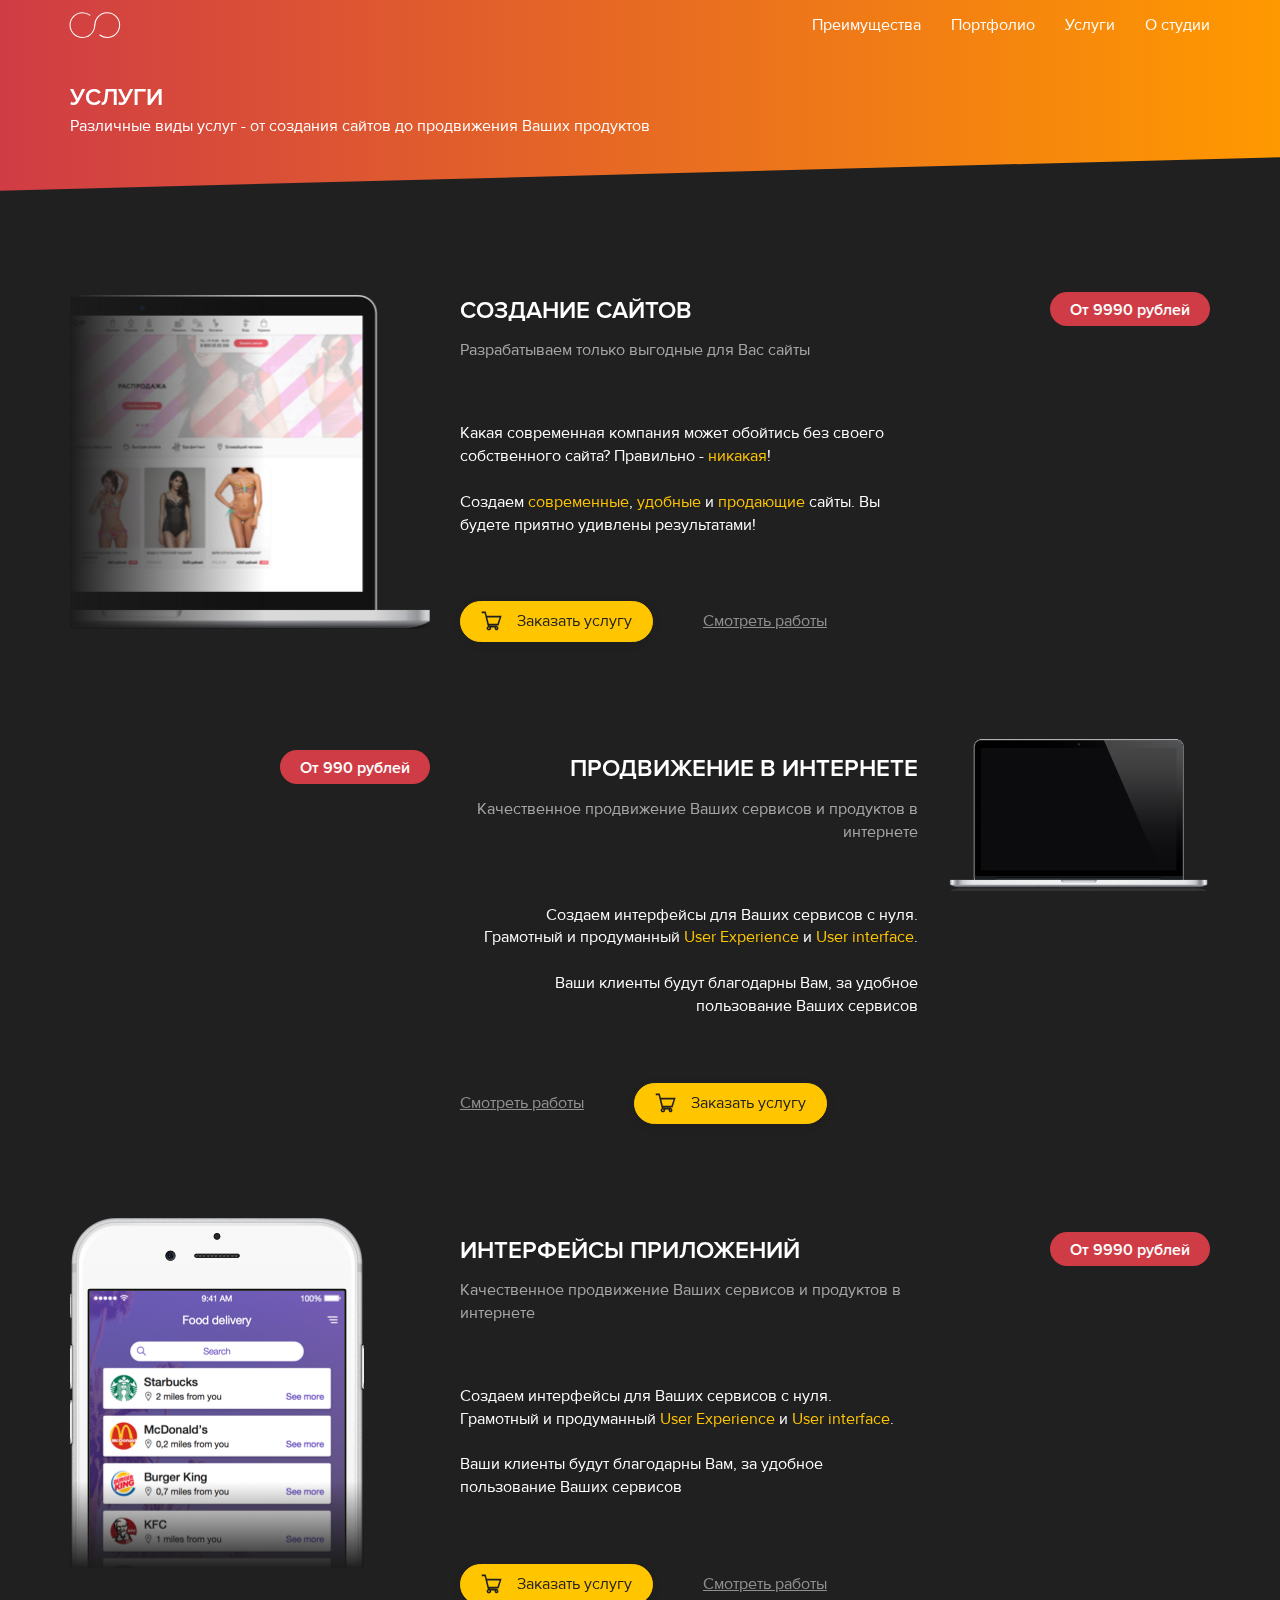
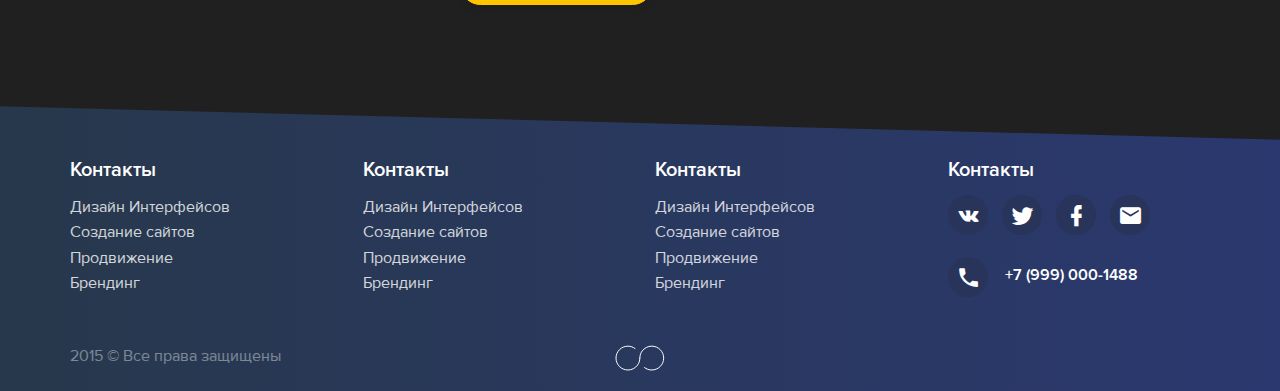
<file: services.html>
<!DOCTYPE html>
<html lang="en">
	<head>
		<meta charset="UTF-8">
		<meta name="viewport" content="width=device-width, initial-scale=1">
		<title>Illegal</title>
		<link rel="stylesheet" href="css/bootstrap.min.css">
		<link rel="stylesheet" href="css/fonts.css">
		<link rel="stylesheet" href="css/pe-icon-7-stroke.css">
		<link rel="stylesheet" href="css/helper.css">
		<link rel="stylesheet" href="css/materialdesignicons.min.css">
		<link rel="stylesheet" href="css/main.css">
		<script src="https://ajax.googleapis.com/ajax/libs/jquery/2.1.3/jquery.min.js"></script>
		<script src="js/common.js"></script>
	</head>
	<body>
		<nav class="navbar navbar-inverse navbar-fixed-top">
			<div class="container">
				<div class="navbar-header">
					<button type="button" class="navbar-toggle" data-toggle="collapse" data-target="#myNavbar">
						<span class="icon-bar"></span>
						<span class="icon-bar" style="margin-top: 6px !important;"></span>
						<span class="icon-bar" style="margin-top: 6px !important;"></span> 
					</button>
					<a class="navbar-brand" href="#main">
						<a href="/" class="noose-loop"></a>
					</a>
				</div>
				<div class="collapse navbar-collapse" id="myNavbar">
					<ul class="nav navbar-nav navbar-right">
						<li>
							<a href="#advantages" class="menu-cases">Преимущества</a>
						</li>
						<li>
							<a href="portfolio.html" class="menu-cases">Портфолио</a>
						</li>
						<li>
							<a href="services.html" class="menu-cases">Услуги</a>
						</li>
						<li>
							<a href="about.html" class="menu-cases">О студии</a>
						</li>
					</ul>
				</div>
			</div>
		</nav>
		<script>
			$(document).ready(function() {
				var h = $(".sa22").height() + 260;
				$(".sa2").attr("style", "height: " + h + "px !important" );
			});
			$(window).resize(function() {
				h = $(".sa22").height() + 260;
				$(".sa2").attr("style", "height: " + h + "px !important" );
			});
		</script>
	  <div class="hidden-sm hidden-xs">
		<section id="se1"></section>
		<section id="se11">
			<div class="container">
				<div class="row">
					<div class="col-lg-12 col-md-12 col-sm-12 col-xs-12">
						<h3 class="bold upper">Услуги</h3>
						<span>Различные виды услуг - от создания сайтов до продвижения Ваших продуктов</span>
					</div>
				</div>
			</div>
		</section>
		<section id="se2">
		</section>
		<section id="se22">
			<div class="container">
				<div class="row">
					<div class="col-lg-4 col-md-4 hidden-sm hidden-xs">
						<div class="macbook" style="margin-top: 17px;">
							<img src="images/services/MacBookPro.png" alt="macbook" class="img-responsive">
						</div>
					</div>
					<div class="col-lg-5 col-md-5 hidden-sm hidden-xs">
						<h3 class="bold upper">
							Создание сайтов
						</h3>
						<div class="light">
							Разрабатываем только выгодные для Вас сайты
						</div>
						<div class="mn">
							Какая современная компания может обойтись без своего собственного сайта? Правильно - <span id="yellow">никакая</span>!<br /><br />Создаем <span id="yellow">современные</span>, <span id="yellow">удобные</span> и <span id="yellow">продающие</span> сайты. Вы будете приятно удивлены результатами!
						</div>
						<div class="wrp-btns">
							<button class="btn-transparent btn-usual">
								<i class="pe-7s-cart"></i>&nbsp;&nbsp;&nbsp;&nbsp;&nbsp;&nbsp;&nbsp;&nbsp;&nbsp;Заказать услугу
							</button>
							<div class="btn-view-other">
								<a href="#">Смотреть работы</a>
							</div>
						</div>
					</div>
					<div class="col-lg-3 col-md-3 hidden-sm hidden-xs">
						<div class="price">
							<div class="bold">
								От 9990 рублей
							</div>
						</div>
					</div>
				</div>
				<div class="row reverse">
					<div class="col-lg-4 col-md-4 hidden-sm hidden-xs">
						<div class="price">
							<div class="bold">
								От 990 рублей
							</div>
						</div>
					</div>
					<div class="col-lg-5 col-md-5 hidden-sm hidden-xs">
						<h3 class="bold upper">
							Продвижение в интернете
						</h3>
						<div class="light">
							Качественное продвижение Ваших сервисов и продуктов в интернете
						</div>
						<div class="mn">
							Создаем интерфейсы для Ваших сервисов с нуля. <br />
							Грамотный и продуманный <span id="yellow">User Experience</span> и <span id="yellow">User interface</span>.
							<br /> <br />
							Ваши клиенты будут благодарны Вам, за удобное пользование Ваших сервисов
						</div>
						<div class="wrp-btns">
							<div class="btn-view-other">
								<a href="#">Смотреть работы</a>
							</div>
							<button class="btn-transparent btn-usual">
								<i class="pe-7s-cart"></i>&nbsp;&nbsp;&nbsp;&nbsp;&nbsp;&nbsp;&nbsp;&nbsp;&nbsp;Заказать услугу
							</button>
						</div>
					</div>
					<div class="col-lg-3 col-md-3 hidden-sm hidden-xs">
						<div class="macbook">
							<img src="images/services/macbook.png" alt="macbook" class="img-responsive">
						</div>
					</div>
				</div>
				<div class="row t">
					<div class="col-lg-4 col-md-4 hidden-sm hidden-xs">
						<div class="macbook">
							<div class="iphone"></div>
						</div>
					</div>
					<div class="col-lg-5 col-md-5 hidden-sm hidden-xs">
						<h3 class="bold upper">
							Интерфейсы приложений
						</h3>
						<div class="light">
							Качественное продвижение Ваших сервисов и продуктов в интернете
						</div>
						<div class="mn">
							Создаем интерфейсы для Ваших сервисов с нуля. <br />
							Грамотный и продуманный <span id="yellow">User Experience</span> и <span id="yellow">User interface</span>.
							<br /> <br />
							Ваши клиенты будут благодарны Вам, за удобное пользование Ваших сервисов
						</div>
						<div class="wrp-btns">
							<button class="btn-transparent btn-usual">
								<i class="pe-7s-cart"></i>&nbsp;&nbsp;&nbsp;&nbsp;&nbsp;&nbsp;&nbsp;&nbsp;&nbsp;Заказать услугу
							</button>
							<div class="btn-view-other">
								<a href="#">Смотреть работы</a>
							</div>
						</div>
					</div>
					<div class="col-lg-3 col-md-3 hidden-sm hidden-xs">
						<div class="price">
							<div class="bold">
								От 9990 рублей
							</div>
						</div>
					</div>
				</div>
			</div>
		</section>
		<section id="n7" style="margin-top: -50px;">
			<div class="container">
				<div class="row">
					<div class="col-lg-3 col-md-3 hidden-sm hidden-xs">
						<div class="name bold">Контакты</div>
						<div class="sub">
							Дизайн Интерфейсов<br />
							Создание сайтов<br />
							Продвижение<br />
							Брендинг
						</div>
					</div>
					<div class="col-lg-3 col-md-3 hidden-sm hidden-xs">
						<div class="name bold">Контакты</div>
						<div class="sub">
							Дизайн Интерфейсов<br />
							Создание сайтов<br />
							Продвижение<br />
							Брендинг
						</div>
					</div>
					<div class="col-lg-3 col-md-3 hidden-sm hidden-xs">
						<div class="name bold">Контакты</div>
						<div class="sub">
							Дизайн Интерфейсов<br />
							Создание сайтов<br />
							Продвижение<br />
							Брендинг
						</div>
					</div>
					<div class="col-lg-3 col-md-3 hidden-sm hidden-xs">
						<div class="name bold">Контакты</div>
						<div class="btn-rnd"><i class="mdi mdi-vk"></i></div> <div class="btn-rnd"><i class="mdi mdi-twitter"></i></div> <div class="btn-rnd"><i class="mdi mdi-facebook"></i></div> <div class="btn-rnd"><i class="mdi mdi-email"></i></div>
						<br /><br />
						<div class="btn-rnd"><i class="mdi mdi-phone"></i></div>
						<div class="bold phone">+7 (999) 000-1488</div>
					</div>
				</div>
				<div class="bottom">
					<span>2015 &copy; Все права защищены</span>
					<div class="noose"></div>
				</div>
			</div>
		</section>
	  </div>
	  <div class="hidden-lg hidden-md">
		<section id="se1" class="ma1 sa1"></section>
		<section id="se11">
			<div class="container">
				<div class="row">
					<div class="col-lg-12 col-md-12 col-sm-12 col-xs-12">
						<h3 class="bold upper">Услуги</h3>
						<span>Различные виды услуг - от создания сайтов до продвижения Ваших продуктов</span>
					</div>
				</div>
			</div>
		</section>
		<section id="se2" class="sa2">
		</section>
		<section id="se22" class="sa22">
			<div class="container">
				<div class="row">
					<div class="col-sm-12 col-xs-12">
						<div class="price-wrp">
							<div class="price-m bold">
								От 9 990 руб.
							</div>
							<div class="price-m-trian"></div>
							<div class="price-m-trian-2"></div>
						</div>
						<div class="img-wrp">
							<img src="images/services/MacBookPro.png" alt="macbookpro" class="img-responsive">
						</div>
						<h3 class="bold upper">
							Создание сайтов
						</h3>
						<div class="light">
							Разрабатываем только выгодные для Вас сайты
						</div>
						<div class="mn">
							Какая современная компания может обойтись без своего собственного сайта? Правильно - <span id="yellow">никакая</span>!<br /><br />Создаем <span id="yellow">современные</span>, <span id="yellow">удобные</span> и <span id="yellow">продающие</span> сайты. Вы будете приятно удивлены результатами!
						</div>
						<div class="wrp-btns">
							<button class="btn-transparent btn-usual btns-m">
								<i class="pe-7s-cart"></i>&nbsp;&nbsp;&nbsp;&nbsp;&nbsp;&nbsp;&nbsp;&nbsp;&nbsp;Заказать услугу
							</button>
							<div class="btn-view-other btns-m-2">
								<a href="#">Смотреть работы</a>
							</div>
						</div>
					</div>
				</div>
			</div>
			<div class="container">
				<div class="row reverse">
					<div class="col-sm-12 col-xs-12">
						<div class="price-wrp price-wrp-rev price-wrp-2">
							<div class="price-m-trian"></div>
							<div class="price-m-trian-2"></div>
							<div class="price-m bold">
								От 9 990 руб.
							</div>
						</div>
						<h3 class="bold upper">
							Продвижение в интернете
						</h3>
						<div class="light">
							Качественное продвижение Ваших сервисов и продуктов в интернете
						</div>
						<div class="mn">
							Создаем интерфейсы для Ваших сервисов с нуля. <br />
							Грамотный и продуманный <span id="yellow">User Experience</span> и <span id="yellow">User interface</span>.
							<br /> <br />
							Ваши клиенты будут благодарны Вам, за удобное пользование Ваших сервисов
						</div>
						<div class="wrp-btns">
							<button class="btn-transparent btn-usual btns-m" style="margin-right: auto !important;">
								<i class="pe-7s-cart"></i>&nbsp;&nbsp;&nbsp;&nbsp;&nbsp;&nbsp;&nbsp;&nbsp;&nbsp;Заказать услугу
							</button>
							<div class="btn-view-other btns-m-2">
								<a href="#">Смотреть работы</a>
							</div>
						</div>
					</div>
					<div class="col-lg-3 col-md-3 hidden-sm hidden-xs">
						<div class="macbook">
							<img src="images/services/macbook.png" alt="macbook" class="img-responsive">
						</div>
					</div>
				</div>
			</div>
			<div class="container" style="margin-top: 150px !important;">
				<div class="row">
					<div class="col-sm-12 col-xs-12">
						<div class="price-wrp">
							<div class="price-m bold">
								От 9 990 руб.
							</div>
							<div class="price-m-trian"></div>
							<div class="price-m-trian-2"></div>
						</div>
						<div class="img-wrp">
							<img src="images/services/iPhone.png" alt="macbookpro" class="img-responsive">
						</div>
						<h3 class="bold upper">
							UI / UX ПРИЛОЖЕНИЙ
						</h3>
						<div class="light">
							Продуманные до мелочей пользовательские интерфейсы
						</div>
						<div class="mn">
							Создаем интерфейс для Ваших сервисов с нуля.<br />Грамотный и продуманный <span id="yellow">User Experience</span> и <span id="yellow">User Interface</span>.<br /><br />Ваши клиенты будут благодарны Вам, за удобное пользование Вамшх сервисов
						</div>
						<div class="wrp-btns">
							<button class="btn-transparent btn-usual btns-m">
								<i class="pe-7s-cart"></i>&nbsp;&nbsp;&nbsp;&nbsp;&nbsp;&nbsp;&nbsp;&nbsp;&nbsp;Заказать услугу
							</button>
							<div class="btn-view-other btns-m-2">
								<a href="#">Смотреть работы</a>
							</div>
						</div>
					</div>
				</div>
			</div>
		</section>
		<section id="n7" class="m7">
			<div class="container">
				<div class="row">
					<div class="col-sm-1 col-xs-1"></div>
					<div class="col-sm-10 col-xs-10">
						<div class="name bold" style="margin-top: 110px;">Контакты</div>
						<div class="btn-rnd"><i class="mdi mdi-vk"></i></div> <div class="btn-rnd"><i class="mdi mdi-twitter"></i></div> <div class="btn-rnd"><i class="mdi mdi-facebook"></i></div> <div class="btn-rnd"><i class="mdi mdi-email"></i></div>
						<br /><br />
						<div class="btn-rnd"><i class="mdi mdi-phone"></i></div>
						<div class="bold phone">+7 (999) 000-1488</div>
					</div>
					<div class="col-sm-1 col-xs-1"></div>
				</div>
				<div class="row" style="margin-top: 36px !important;">
					<div class="col-sm-1 col-xs-1"></div>
					<div class="col-sm-10 col-xs-10 ta-r">
						<div class="name bold">Контакты</div>
						<div class="sub">
							Дизайн Интерфейсов<br />
							Создание сайтов<br />
							Продвижение<br />
							Брендинг
						</div>
					</div>
					<div class="col-sm-1 col-xs-1"></div>
				</div>
				<div class="row">
					<div class="col-sm-1 col-xs-1"></div>
					<div class="col-sm-10 col-xs-10">
						<div class="name bold">Контакты</div>
						<div class="sub">
							Дизайн Интерфейсов<br />
							Создание сайтов<br />
							Продвижение<br />
							Брендинг
						</div>
					</div>
					<div class="col-sm-1 col-xs-1"></div>
				</div>
				<div class="row">
					<div class="col-sm-1 col-xs-1"></div>
					<div class="col-sm-10 col-xs-10 ta-r">
						<div class="name bold">Контакты</div>
						<div class="sub">
							Дизайн Интерфейсов<br />
							Создание сайтов<br />
							Продвижение<br />
							Брендинг
						</div>
					</div>
					<div class="col-sm-1 col-xs-1"></div>
				</div>
				<div class="bottom">
					<span>2015 &copy; Все права защищены</span>
					<div class="noose"></div>
				</div>
			</div>
		</section>
	  </div>
		<script src="js/bootstrap.min.js"></script>
	</body>
</html>
</file>
<file: css/fonts.css>
@font-face {
	font-family: "ProximaNovaRegular";
	src: url("../fonts/ProximaNovaRegular/ProximaNovaRegular.eot");
	src: url("../fonts/ProximaNovaRegular/ProximaNovaRegular.eot?#iefix")format("embedded-opentype"),
	url("../fonts/ProximaNovaRegular/ProximaNovaRegular.woff") format("woff"),
	url("../fonts/ProximaNovaRegular/ProximaNovaRegular.ttf") format("truetype");
	font-style: normal;
	font-weight: normal;
}

@font-face {
	font-family: "ProximaNovaBold";
	src: url("../fonts/ProximaNovaBold/ProximaNovaBold.eot");
	src: url("../fonts/ProximaNovaBold/ProximaNovaBold.eot?#iefix")format("embedded-opentype"),
	url("../fonts/ProximaNovaBold/ProximaNovaBold.woff") format("woff"),
	url("../fonts/ProximaNovaBold/ProximaNovaBold.ttf") format("truetype");
	font-style: normal;
	font-weight: normal;
}

@font-face {
	font-family: "ProximaNovaBlack";
	src: url("../fonts/ProximaNovaBlack/ProximaNovaBlack.eot");
	src: url("../fonts/ProximaNovaBlack/ProximaNovaBlack.eot?#iefix")format("embedded-opentype"),
	url("../fonts/ProximaNovaBlack/ProximaNovaBlack.woff") format("woff"),
	url("../fonts/ProximaNovaBlack/ProximaNovaBlack.ttf") format("truetype");
	font-style: normal;
	font-weight: normal;
}

@font-face {
	font-family: "ProximaNovaSemibold";
	src: url("../fonts/ProximaNovaSemibold/ProximaNovaSemibold.otf") format("opentype");
	font-style: normal;
	font-weight: normal;
}
</file>
<file: css/pe-icon-7-stroke.css>
@font-face {
	font-family: 'Pe-icon-7-stroke';
	src:url('../fonts/Pe-icon-7-stroke.eot?d7yf1v');
	src:url('../fonts/Pe-icon-7-stroke.eot?#iefixd7yf1v') format('embedded-opentype'),
		url('../fonts/Pe-icon-7-stroke.woff?d7yf1v') format('woff'),
		url('../fonts/Pe-icon-7-stroke.ttf?d7yf1v') format('truetype'),
		url('../fonts/Pe-icon-7-stroke.svg?d7yf1v#Pe-icon-7-stroke') format('svg');
	font-weight: normal;
	font-style: normal;
}

[class^="pe-7s-"], [class*=" pe-7s-"] {
	display: inline-block;
	font-family: 'Pe-icon-7-stroke';
	speak: none;
	font-style: normal;
	font-weight: normal;
	font-variant: normal;
	text-transform: none;
	line-height: 1;

	/* Better Font Rendering =========== */
	-webkit-font-smoothing: antialiased;
	-moz-osx-font-smoothing: grayscale;
}

.pe-7s-album:before {
	content: "\e6aa";
}
.pe-7s-arc:before {
	content: "\e6ab";
}
.pe-7s-back-2:before {
	content: "\e6ac";
}
.pe-7s-bandaid:before {
	content: "\e6ad";
}
.pe-7s-car:before {
	content: "\e6ae";
}
.pe-7s-diamond:before {
	content: "\e6af";
}
.pe-7s-door-lock:before {
	content: "\e6b0";
}
.pe-7s-eyedropper:before {
	content: "\e6b1";
}
.pe-7s-female:before {
	content: "\e6b2";
}
.pe-7s-gym:before {
	content: "\e6b3";
}
.pe-7s-hammer:before {
	content: "\e6b4";
}
.pe-7s-headphones:before {
	content: "\e6b5";
}
.pe-7s-helm:before {
	content: "\e6b6";
}
.pe-7s-hourglass:before {
	content: "\e6b7";
}
.pe-7s-leaf:before {
	content: "\e6b8";
}
.pe-7s-magic-wand:before {
	content: "\e6b9";
}
.pe-7s-male:before {
	content: "\e6ba";
}
.pe-7s-map-2:before {
	content: "\e6bb";
}
.pe-7s-next-2:before {
	content: "\e6bc";
}
.pe-7s-paint-bucket:before {
	content: "\e6bd";
}
.pe-7s-pendrive:before {
	content: "\e6be";
}
.pe-7s-photo:before {
	content: "\e6bf";
}
.pe-7s-piggy:before {
	content: "\e6c0";
}
.pe-7s-plugin:before {
	content: "\e6c1";
}
.pe-7s-refresh-2:before {
	content: "\e6c2";
}
.pe-7s-rocket:before {
	content: "\e6c3";
}
.pe-7s-settings:before {
	content: "\e6c4";
}
.pe-7s-shield:before {
	content: "\e6c5";
}
.pe-7s-smile:before {
	content: "\e6c6";
}
.pe-7s-usb:before {
	content: "\e6c7";
}
.pe-7s-vector:before {
	content: "\e6c8";
}
.pe-7s-wine:before {
	content: "\e6c9";
}
.pe-7s-cloud-upload:before {
	content: "\e68a";
}
.pe-7s-cash:before {
	content: "\e68c";
}
.pe-7s-close:before {
	content: "\e680";
}
.pe-7s-bluetooth:before {
	content: "\e68d";
}
.pe-7s-cloud-download:before {
	content: "\e68b";
}
.pe-7s-way:before {
	content: "\e68e";
}
.pe-7s-close-circle:before {
	content: "\e681";
}
.pe-7s-id:before {
	content: "\e68f";
}
.pe-7s-angle-up:before {
	content: "\e682";
}
.pe-7s-wristwatch:before {
	content: "\e690";
}
.pe-7s-angle-up-circle:before {
	content: "\e683";
}
.pe-7s-world:before {
	content: "\e691";
}
.pe-7s-angle-right:before {
	content: "\e684";
}
.pe-7s-volume:before {
	content: "\e692";
}
.pe-7s-angle-right-circle:before {
	content: "\e685";
}
.pe-7s-users:before {
	content: "\e693";
}
.pe-7s-angle-left:before {
	content: "\e686";
}
.pe-7s-user-female:before {
	content: "\e694";
}
.pe-7s-angle-left-circle:before {
	content: "\e687";
}
.pe-7s-up-arrow:before {
	content: "\e695";
}
.pe-7s-angle-down:before {
	content: "\e688";
}
.pe-7s-switch:before {
	content: "\e696";
}
.pe-7s-angle-down-circle:before {
	content: "\e689";
}
.pe-7s-scissors:before {
	content: "\e697";
}
.pe-7s-wallet:before {
	content: "\e600";
}
.pe-7s-safe:before {
	content: "\e698";
}
.pe-7s-volume2:before {
	content: "\e601";
}
.pe-7s-volume1:before {
	content: "\e602";
}
.pe-7s-voicemail:before {
	content: "\e603";
}
.pe-7s-video:before {
	content: "\e604";
}
.pe-7s-user:before {
	content: "\e605";
}
.pe-7s-upload:before {
	content: "\e606";
}
.pe-7s-unlock:before {
	content: "\e607";
}
.pe-7s-umbrella:before {
	content: "\e608";
}
.pe-7s-trash:before {
	content: "\e609";
}
.pe-7s-tools:before {
	content: "\e60a";
}
.pe-7s-timer:before {
	content: "\e60b";
}
.pe-7s-ticket:before {
	content: "\e60c";
}
.pe-7s-target:before {
	content: "\e60d";
}
.pe-7s-sun:before {
	content: "\e60e";
}
.pe-7s-study:before {
	content: "\e60f";
}
.pe-7s-stopwatch:before {
	content: "\e610";
}
.pe-7s-star:before {
	content: "\e611";
}
.pe-7s-speaker:before {
	content: "\e612";
}
.pe-7s-signal:before {
	content: "\e613";
}
.pe-7s-shuffle:before {
	content: "\e614";
}
.pe-7s-shopbag:before {
	content: "\e615";
}
.pe-7s-share:before {
	content: "\e616";
}
.pe-7s-server:before {
	content: "\e617";
}
.pe-7s-search:before {
	content: "\e618";
}
.pe-7s-film:before {
	content: "\e6a5";
}
.pe-7s-science:before {
	content: "\e619";
}
.pe-7s-disk:before {
	content: "\e6a6";
}
.pe-7s-ribbon:before {
	content: "\e61a";
}
.pe-7s-repeat:before {
	content: "\e61b";
}
.pe-7s-refresh:before {
	content: "\e61c";
}
.pe-7s-add-user:before {
	content: "\e6a9";
}
.pe-7s-refresh-cloud:before {
	content: "\e61d";
}
.pe-7s-paperclip:before {
	content: "\e69c";
}
.pe-7s-radio:before {
	content: "\e61e";
}
.pe-7s-note2:before {
	content: "\e69d";
}
.pe-7s-print:before {
	content: "\e61f";
}
.pe-7s-network:before {
	content: "\e69e";
}
.pe-7s-prev:before {
	content: "\e620";
}
.pe-7s-mute:before {
	content: "\e69f";
}
.pe-7s-power:before {
	content: "\e621";
}
.pe-7s-medal:before {
	content: "\e6a0";
}
.pe-7s-portfolio:before {
	content: "\e622";
}
.pe-7s-like2:before {
	content: "\e6a1";
}
.pe-7s-plus:before {
	content: "\e623";
}
.pe-7s-left-arrow:before {
	content: "\e6a2";
}
.pe-7s-play:before {
	content: "\e624";
}
.pe-7s-key:before {
	content: "\e6a3";
}
.pe-7s-plane:before {
	content: "\e625";
}
.pe-7s-joy:before {
	content: "\e6a4";
}
.pe-7s-photo-gallery:before {
	content: "\e626";
}
.pe-7s-pin:before {
	content: "\e69b";
}
.pe-7s-phone:before {
	content: "\e627";
}
.pe-7s-plug:before {
	content: "\e69a";
}
.pe-7s-pen:before {
	content: "\e628";
}
.pe-7s-right-arrow:before {
	content: "\e699";
}
.pe-7s-paper-plane:before {
	content: "\e629";
}
.pe-7s-delete-user:before {
	content: "\e6a7";
}
.pe-7s-paint:before {
	content: "\e62a";
}
.pe-7s-bottom-arrow:before {
	content: "\e6a8";
}
.pe-7s-notebook:before {
	content: "\e62b";
}
.pe-7s-note:before {
	content: "\e62c";
}
.pe-7s-next:before {
	content: "\e62d";
}
.pe-7s-news-paper:before {
	content: "\e62e";
}
.pe-7s-musiclist:before {
	content: "\e62f";
}
.pe-7s-music:before {
	content: "\e630";
}
.pe-7s-mouse:before {
	content: "\e631";
}
.pe-7s-more:before {
	content: "\e632";
}
.pe-7s-moon:before {
	content: "\e633";
}
.pe-7s-monitor:before {
	content: "\e634";
}
.pe-7s-micro:before {
	content: "\e635";
}
.pe-7s-menu:before {
	content: "\e636";
}
.pe-7s-map:before {
	content: "\e637";
}
.pe-7s-map-marker:before {
	content: "\e638";
}
.pe-7s-mail:before {
	content: "\e639";
}
.pe-7s-mail-open:before {
	content: "\e63a";
}
.pe-7s-mail-open-file:before {
	content: "\e63b";
}
.pe-7s-magnet:before {
	content: "\e63c";
}
.pe-7s-loop:before {
	content: "\e63d";
}
.pe-7s-look:before {
	content: "\e63e";
}
.pe-7s-lock:before {
	content: "\e63f";
}
.pe-7s-lintern:before {
	content: "\e640";
}
.pe-7s-link:before {
	content: "\e641";
}
.pe-7s-like:before {
	content: "\e642";
}
.pe-7s-light:before {
	content: "\e643";
}
.pe-7s-less:before {
	content: "\e644";
}
.pe-7s-keypad:before {
	content: "\e645";
}
.pe-7s-junk:before {
	content: "\e646";
}
.pe-7s-info:before {
	content: "\e647";
}
.pe-7s-home:before {
	content: "\e648";
}
.pe-7s-help2:before {
	content: "\e649";
}
.pe-7s-help1:before {
	content: "\e64a";
}
.pe-7s-graph3:before {
	content: "\e64b";
}
.pe-7s-graph2:before {
	content: "\e64c";
}
.pe-7s-graph1:before {
	content: "\e64d";
}
.pe-7s-graph:before {
	content: "\e64e";
}
.pe-7s-global:before {
	content: "\e64f";
}
.pe-7s-gleam:before {
	content: "\e650";
}
.pe-7s-glasses:before {
	content: "\e651";
}
.pe-7s-gift:before {
	content: "\e652";
}
.pe-7s-folder:before {
	content: "\e653";
}
.pe-7s-flag:before {
	content: "\e654";
}
.pe-7s-filter:before {
	content: "\e655";
}
.pe-7s-file:before {
	content: "\e656";
}
.pe-7s-expand1:before {
	content: "\e657";
}
.pe-7s-exapnd2:before {
	content: "\e658";
}
.pe-7s-edit:before {
	content: "\e659";
}
.pe-7s-drop:before {
	content: "\e65a";
}
.pe-7s-drawer:before {
	content: "\e65b";
}
.pe-7s-download:before {
	content: "\e65c";
}
.pe-7s-display2:before {
	content: "\e65d";
}
.pe-7s-display1:before {
	content: "\e65e";
}
.pe-7s-diskette:before {
	content: "\e65f";
}
.pe-7s-date:before {
	content: "\e660";
}
.pe-7s-cup:before {
	content: "\e661";
}
.pe-7s-culture:before {
	content: "\e662";
}
.pe-7s-crop:before {
	content: "\e663";
}
.pe-7s-credit:before {
	content: "\e664";
}
.pe-7s-copy-file:before {
	content: "\e665";
}
.pe-7s-config:before {
	content: "\e666";
}
.pe-7s-compass:before {
	content: "\e667";
}
.pe-7s-comment:before {
	content: "\e668";
}
.pe-7s-coffee:before {
	content: "\e669";
}
.pe-7s-cloud:before {
	content: "\e66a";
}
.pe-7s-clock:before {
	content: "\e66b";
}
.pe-7s-check:before {
	content: "\e66c";
}
.pe-7s-chat:before {
	content: "\e66d";
}
.pe-7s-cart:before {
	content: "\e66e";
}
.pe-7s-camera:before {
	content: "\e66f";
}
.pe-7s-call:before {
	content: "\e670";
}
.pe-7s-calculator:before {
	content: "\e671";
}
.pe-7s-browser:before {
	content: "\e672";
}
.pe-7s-box2:before {
	content: "\e673";
}
.pe-7s-box1:before {
	content: "\e674";
}
.pe-7s-bookmarks:before {
	content: "\e675";
}
.pe-7s-bicycle:before {
	content: "\e676";
}
.pe-7s-bell:before {
	content: "\e677";
}
.pe-7s-battery:before {
	content: "\e678";
}
.pe-7s-ball:before {
	content: "\e679";
}
.pe-7s-back:before {
	content: "\e67a";
}
.pe-7s-attention:before {
	content: "\e67b";
}
.pe-7s-anchor:before {
	content: "\e67c";
}
.pe-7s-albums:before {
	content: "\e67d";
}
.pe-7s-alarm:before {
	content: "\e67e";
}
.pe-7s-airplay:before {
	content: "\e67f";
}
</file>
<file: css/main.css>
html,body{height:100%}body{padding:0;margin:0;font-family:"ProximaNovaRegular";font-size:16px;color:#fff}.navbar-inverse{background:0 0;border-color:transparent;-webkit-transition:all .15s ease-in-out;-moz-transition:all .15s ease-in-out;-o-transition:all .15s ease-in-out;transition:all .15s ease-in-out}.nav{font-size:16px!important;z-index:100!important}.nav a{color:#fff!important;-webkit-transition:all .15s ease-in-out;-moz-transition:all .15s ease-in-out;-o-transition:all .15s ease-in-out;transition:all .15s ease-in-out}.nav a:hover{-webkit-transition:all .15s ease-in-out;-moz-transition:all .15s ease-in-out;-o-transition:all .15s ease-in-out;transition:all .15s ease-in-out;color:#ffc600!important}.icon-bar{width:16px!important;height:1px!important}.navbar-toggle{margin-top:10px!important;background:none!important;border:transparent!important}.navbar-toggle:hover{background:none!important;border:transparent!important}.navbar-toggle:active{background:none!important;border:transparent!important}.navbar-toggle:focus{background:none!important;border:transparent!important}@media all and (max-width:480px){.navbar-collapse{border:transparent!important;background-color:#202020!important}}.noose-loop{-webkit-transition:all .3s ease-in-out;-moz-transition:all .3s ease-in-out;-o-transition:all .3s ease-in-out;transition:all .3s ease-in-out;background-image:url(../images/logo.svg);-webkit-background-size:52px 30px;background-size:52px 30px;display:inline-block;height:30px;width:52px;position:absolute;top:10px;margin-left:-16px}.menu-cases-hover{color:#202020!important;-webkit-transition:all .15s ease-in-out;-moz-transition:all .15s ease-in-out;-o-transition:all .15s ease-in-out;transition:all .15s ease-in-out}.menu-cases-hover:hover{color:#2682d5!important}section#n1,section#n2,section#n202,section#n3,section#n4,section#n5,section#n6,section#n606,section#p1,section#se1,section#se2,section#a1,section#a2{position:absolute;-webkit-backface-visibility:hidden;width:100%}section#n22 .wrp-1,section#n33 .wrp-1{text-align:center;margin-top:50px}section#n22 .wrp-1 span,section#n33 .wrp-1 span{opacity:.6}section#n11,section#n22,section#n33,section#n44,section#n55,section#n66,section#se11,section#se22,section#a11,section#a22{position:relative;z-index:110}.btn-transparent{border-radius:40px;border:1px solid #ffc600;padding:8px 20px;background:0 0;outline-style:none;-webkit-box-shadow:0 2px 10px 0 rgba(0,0,0,.1);-moz-box-shadow:0 2px 10px 0 rgba(0,0,0,.1);box-shadow:0 2px 10px 0 rgba(0,0,0,.1)}.btn-transparent i{font-weight:600;position:absolute;font-size:21px}.btn-usual{color:#202020;background-color:#ffc600}.btn-rnd{width:40px;height:40px;border-radius:100%;background-color:#28345a;padding:8px;display:inline-block;margin-right:10px}.btn-rnd i{font-size:25px}.btn-m{margin-left:auto;margin-right:auto;display:block;padding:11px 22px}.phone{position:absolute;left:72px;top:108px}section#n1{background:-webkit-linear-gradient(left,#6041bb 0%,#2682d5 100%);background:-moz-linear-gradient(left,#6041bb 0%,#2682d5 100%);background:-ms-linear-gradient(left,#6041bb 0%,#2682d5 100%);background:-o-linear-gradient(left,#6041bb 0%,#2682d5 100%);background:linear-gradient(left,#6041bb 0%,#2682d5 100%);-webkit-transform:skewY(-1.5deg);-moz-transform:skewY(-1.5deg);-ms-transform:skewY(-1.5deg);-o-transform:skewY(-1.5deg);transform:skewY(-1.5deg);height:500px;z-index:50;top:-26px}.m1{background:-webkit-linear-gradient(bottom,#6041bb 0%,#2682d5 100%)!important;background:-moz-linear-gradient(bottom,#6041bb 0%,#2682d5 100%)!important;background:-ms-linear-gradient(bottom,#6041bb 0%,#2682d5 100%)!important;background:-o-linear-gradient(bottom,#6041bb 0%,#2682d5 100%)!important;background:linear-gradient(bottom,#6041bb 0%,#2682d5 100%)!important}section#n11{height:500px}section#n11 .wrp-1{margin-top:160px}section#n11 .wrp-1 h4{margin-top:20px}section#n11 .wrp-2 img{opacity:.25;position:absolute}section#n11 .btn-transparent{margin-top:20px}.m11 .wrp-1 h4{font-size:16px}.m11 .wrp-2 img{position:absolute;opacity:.35;left:-86px}.m11 .btn-transparent{margin-top:64px!important}section#n2{background-color:#202020;-webkit-transform:skewY(1.5deg);-moz-transform:skewY(1.5deg);-ms-transform:skewY(1.5deg);-o-transform:skewY(1.5deg);transform:skewY(1.5deg);height:870px;top:472px;z-index:46}.m2{-webkit-transform:skewY(3.5deg)!important;-moz-transform:skewY(3.5deg)!important;-ms-transform:skewY(3.5deg)!important;-o-transform:skewY(3.5deg)!important;transform:skewY(3.5deg)!important;height:890px!important}section#n202{background-color:#202020;-webkit-transform:skewY(-1.5deg);-moz-transform:skewY(-1.5deg);-ms-transform:skewY(-1.5deg);-o-transform:skewY(-1.5deg);transform:skewY(-1.5deg);height:200px;top:472px;z-index:110}.m202{-webkit-transform:skewY(-3.5deg)!important;-moz-transform:skewY(-3.5deg)!important;-ms-transform:skewY(-3.5deg)!important;-o-transform:skewY(-3.5deg)!important;transform:skewY(-3.5deg)!important;top:459px!important}section#n22{height:870px}section#n22 .rnd{margin-top:28px;width:42px;height:42px;border-radius:100%;padding:11px;margin-left:auto;margin-right:auto;background:#ffc600}section#n22 .rnd i{color:#202020;font-weight:600}.m22{height:890px!important}.m22 .rnd{margin-top:15px!important}section#n3{background:-webkit-linear-gradient(left,#26bdd5 0%,#41bb89 100%);background:-moz-linear-gradient(left,#26bdd5 0%,#41bb89 100%);background:-ms-linear-gradient(left,#26bdd5 0%,#41bb89 100%);background:-o-linear-gradient(left,#26bdd5 0%,#41bb89 100%);background:linear-gradient(left,#26bdd5 0%,#41bb89 100%);-webkit-transform:skewY(-1.5deg);-moz-transform:skewY(-1.5deg);-ms-transform:skewY(-1.5deg);-o-transform:skewY(-1.5deg);transform:skewY(-1.5deg);height:620px;top:1291px;z-index:40}.m3{-webkit-transform:skewY(-3.5deg)!important;-moz-transform:skewY(-3.5deg)!important;-ms-transform:skewY(-3.5deg)!important;-o-transform:skewY(-3.5deg)!important;transform:skewY(-3.5deg)!important;height:1090px!important;background:-webkit-linear-gradient(top,#26bdd5 0%,#41bb89 100%)!important;background:-moz-linear-gradient(top,#26bdd5 0%,#41bb89 100%)!important;background:-ms-linear-gradient(top,#26bdd5 0%,#41bb89 100%)!important;background:-o-linear-gradient(top,#26bdd5 0%,#41bb89 100%)!important;background:linear-gradient(top,#26bdd5 0%,#41bb89 100%)!important}section#n33{height:620px}section#n33 .wrp-2{margin-top:48px}section#n33 .wrp-2 .pr{height:200px;width:100%;border-radius:5px;display:block;background-color:#fff;-webkit-box-shadow:0 2px 10px 0 rgba(0,0,0,.15);-moz-box-shadow:0 2px 10px 0 rgba(0,0,0,.15);box-shadow:0 2px 10px 0 rgba(0,0,0,.15)}section#n33 .btn-usual{margin-left:auto;margin-right:auto;display:block;margin-top:50px}.m33{height:1070px!important}.m33 .wrp-2 .pr{margin-top:20px!important}section#n4{background-color:#202020;-webkit-transform:skewY(1.5deg);-moz-transform:skewY(1.5deg);-ms-transform:skewY(1.5deg);-o-transform:skewY(1.5deg);transform:skewY(1.5deg);height:560px;top:1860px;z-index:39}.m4{-webkit-transform:skewY(3.5deg)!important;-moz-transform:skewY(3.5deg)!important;-ms-transform:skewY(3.5deg)!important;-o-transform:skewY(3.5deg)!important;transform:skewY(3.5deg)!important;top:2310px!important}section#n44{height:403px}section#n44 .wrp-1{text-align:center;margin-top:-24px}section#n44 .wrp-1 span{opacity:.6}section#n44 .wrp-1 span#name{display:block;margin-top:54px;color:#fff;opacity:1}section#n44 .wrp-1 .arrow-l{background-color:#fff}section#n44 .wrp-1 .arrow-r{background-color:#ffc600}section#n44 .wrp-1 .arrow-btn{display:inline-block;margin-right:25px;margin-left:25px;height:30px;width:30px;border-radius:100%;position:relative;top:5px}section#n44 .wrp-1 .arrow-btn i{color:#202020;font-size:30px;font-weight:600}section#n44 .wrp-1 span#sub{color:#fff;position:relative;top:23px;opacity:1}section#n44 .wrp-1 span#price{position:relative;top:37px;color:#ffc600;opacity:1}.m44 .btn-usual{margin-right:0!important}.wrp-btns{display:block;margin-left:auto;margin-right:auto;margin-top:65px;width:auto;height:45px}.wrp-btns .btn-usual{display:inline-block;margin-right:46px}.wrp-btns .btn-view-other{display:inline-block;margin-left:46px}.wrp-btns .btn-view-other a{text-decoration:underline;color:#fff;opacity:.5;font-size:16px;-webkit-transition:all .1s ease-in-out;-moz-transition:all .1s ease-in-out;-o-transition:all .1s ease-in-out;transition:all .1s ease-in-out}.wrp-btns .btn-view-other a:hover{opacity:1;-webkit-transition:all .1s ease-in-out;-moz-transition:all .1s ease-in-out;-o-transition:all .1s ease-in-out;transition:all .1s ease-in-out}.wrp-btns-m .btn-usual{margin-right:auto!important;margin-left:auto;display:block;margin-bottom:15px}.wrp-btns-m .btn-view-other{margin-left:0;display:block}section#n404{height:600px;width:100%;position:absolute;top:1860px;z-index:39}section#n404 .row{margin-top:40px}section#n404 img{margin-left:-455px;opacity:.15}.m404{top:2335px!important;margin-left:-128px!important}.m404 img{margin-left:0!important;height:515px!important;width:251px!important}section#n5{background:-webkit-linear-gradient(left,#d03c45 0%,#f90 100%);background:-moz-linear-gradient(left,#d03c45 0%,#f90 100%);background:-ms-linear-gradient(left,#d03c45 0%,#f90 100%);background:-o-linear-gradient(left,#d03c45 0%,#f90 100%);background:linear-gradient(left,#d03c45 0%,#f90 100%);-webkit-transform:skewY(1.5deg);-moz-transform:skewY(1.5deg);-ms-transform:skewY(1.5deg);-o-transform:skewY(1.5deg);transform:skewY(1.5deg);height:306px;top:2367px;z-index:42}.m5{-webkit-transform:skewY(3.5deg)!important;-moz-transform:skewY(3.5deg)!important;-ms-transform:skewY(3.5deg)!important;-o-transform:skewY(3.5deg)!important;transform:skewY(3.5deg)!important;background:-webkit-linear-gradient(bottom,#d03c45 0%,#f90 100%)!important;background:-moz-linear-gradient(bottom,#d03c45 0%,#f90 100%)!important;background:-ms-linear-gradient(bottom,#d03c45 0%,#f90 100%)!important;background:-o-linear-gradient(bottom,#d03c45 0%,#f90 100%)!important;background:linear-gradient(bottom,#d03c45 0%,#f90 100%)!important;top:2862px!important;height:520px!important}section#n55{height:212px;color:#fff}section#n55 span{font-size:18px;text-align:center;display:block;margin-top:45px}section#n55 .wrp-1{margin-top:38px;display:block;margin-left:auto;margin-right:auto;width:800px}section#n55 .wrp-1 input{height:40px;width:200px;background-color:rgba(255,255,255,0);border-radius:40px;border:1px solid #fff;padding:8px 20px;color:rgba(255,255,255,.95);margin-right:20px;outline-style:none}section#n55 .wrp-1 input::-webkit-input-placeholder{color:rgba(255,255,255,.6)}section#n55 .wrp-1 input::-moz-placeholder{color:rgba(255,255,255,.6)}section#n55 .wrp-1 input::-ms-input-placeholder{color:rgba(255,255,255,.6)}section#n55 .wrp-1 input:active{color:#fff;outline-style:none}section#n55 .wrp-1 input:focus{color:#fff;outline-style:none}section#n55 .wrp-1 input:hover{color:#fff;outline-style:none}section#n55 .wrp-1 .btn-usual{background-color:#fff;color:#f90;border:1px solid #fff;display:inline-block}.m55{height:420px!important}.m55 .wrp-1{width:100%!important}.m55 .wrp-1 input{display:block;margin-right:0!important}.m55 .wrp-1 input,.m55 .wrp-1 .btn-usual{margin-top:20px!important;width:100%!important}.m55 .wrp-1 .btn-usual{display:block!important}section#n6{-webkit-transform:skewY(-1.5deg);-moz-transform:skewY(-1.5deg);-ms-transform:skewY(-1.5deg);-o-transform:skewY(-1.5deg);transform:skewY(-1.5deg);height:600px;top:2621px;z-index:42;background-color:#202020}.m6{height:1400px!important;-webkit-transform:skewY(-3.5deg)!important;-moz-transform:skewY(-3.5deg)!important;-ms-transform:skewY(-3.5deg)!important;-o-transform:skewY(-3.5deg)!important;transform:skewY(-3.5deg)!important;top:3313px!important}section#n66{height:600px}section#n66 .wrp-1{text-align:center;margin-top:100px}section#n66 .wrp-1 span{opacity:.6}section#n66 .wrp-1 .row{margin-top:80px}section#n66 .wrp-1 .row span{position:relative;top:10px}section#n66 .wrp-1 .photo{display:block;width:150px;height:150px;border:1px solid #fff;border-radius:100%;margin-left:auto;margin-right:auto;margin-bottom:20px}section#n66 .wrp-1 .name{font-size:20px;color:#fff}.m66{height:1455px!important}section#n606{-webkit-transform:skewY(1.5deg);-moz-transform:skewY(1.5deg);-ms-transform:skewY(1.5deg);-o-transform:skewY(1.5deg);transform:skewY(1.5deg);height:102px;top:3167px;z-index:45;background-color:#202020}.m606{-webkit-transform:skewY(3.5deg)!important;-moz-transform:skewY(3.5deg)!important;-ms-transform:skewY(3.5deg)!important;-o-transform:skewY(3.5deg)!important;transform:skewY(3.5deg)!important;top:4653px!important;height:120px!important}section#n7{background:-webkit-linear-gradient(left,#27384c 0%,#2b386f 100%);background:-moz-linear-gradient(left,#27384c 0%,#2b386f 100%);background:-ms-linear-gradient(left,#27384c 0%,#2b386f 100%);background:-o-linear-gradient(left,#27384c 0%,#2b386f 100%);background:linear-gradient(left,#27384c 0%,#2b386f 100%);height:365px;width:100%;position:relative;z-index:40}section#n7 .bottom{margin-top:48px}section#n7 .bottom span{color:#fff;opacity:.4;font-size:16px;float:left}section#n7 .bottom .noose{position:relative;background:url(../images/logo.svg);width:50px;height:26px;margin-left:auto;margin-right:auto}section#n7 .row{margin-top:130px}section#n7 .name{font-size:20px;color:#fff;margin-bottom:10px}section#n7 .sub{font-size:16px;line-height:1.6;opacity:.8;color:#fff}.m7{background:-webkit-linear-gradient(bottom,#27384c 0%,#2b386f 100%)!important;background:-moz-linear-gradient(bottom,#27384c 0%,#2b386f 100%)!important;background:-ms-linear-gradient(bottom,#27384c 0%,#2b386f 100%)!important;background:-o-linear-gradient(bottom,#27384c 0%,#2b386f 100%)!important;background:linear-gradient(bottom,#27384c 0%,#2b386f 100%)!important;height:870px!important}.m7 .row{margin-top:4px!important}.m7 .btn-rnd{background:#283459!important}.m7 .phone{top:220px!important}.m7 .bottom .noose{top:55px}.ta-r{text-align:right}.upper{text-transform:uppercase}.bold{font-family:"ProximaNovaSemibold"}.lp-1{letter-spacing:1px}.line{display:inline-block;height:1px;width:40px;background-color:#ffc600;margin:6px 20px;opacity:.8}.line-m{width:20px;margin:6px 10px}@media only screen and (max-width:335px){.line-m{width:10px;margin:6px 5px}}.vline{display:block;height:20px;width:2px;background-color:#e7ecee;margin-left:auto;margin-right:auto;margin-top:7.5px;opacity:.5}section#p1{background:-webkit-linear-gradient(left,#26bdd5 0%,#41bb89 100%);background:-moz-linear-gradient(left,#26bdd5 0%,#41bb89 100%);background:-ms-linear-gradient(left,#26bdd5 0%,#41bb89 100%);background:-o-linear-gradient(left,#26bdd5 0%,#41bb89 100%);background:linear-gradient(left,#26bdd5 0%,#41bb89 100%);-webkit-transform:skewY(-1.5deg);-moz-transform:skewY(-1.5deg);-ms-transform:skewY(-1.5deg);-o-transform:skewY(-1.5deg);transform:skewY(-1.5deg);height:200px;z-index:42;top:-26px}section#p11{height:200px;position:relative;z-index:100;color:#fff}section#p11 .row{margin-top:70px}section#p11 h3{line-height:15px}section#p11 span{font-size:16px}section#p2{background:#202020;-webkit-backface-visibility:hidden;-webkit-transform:skewY(1.5deg);-moz-transform:skewY(1.5deg);-ms-transform:skewY(1.5deg);-o-transform:skewY(1.5deg);transform:skewY(1.5deg);height:502px;width:100%;position:absolute;z-index:41;top:122px}.pa2{-webkit-transform:skewY(3.5deg)!important;-moz-transform:skewY(3.5deg)!important;-ms-transform:skewY(3.5deg)!important;-o-transform:skewY(3.5deg)!important;transform:skewY(3.5deg)!important;height:720px!important}section#p22{height:auto;margin-bottom:100px;position:relative;z-index:100;color:#fff}section#p22 .row{margin-top:40px}section#p22 .tx{margin-right:20px;display:inline-block}section#p22 .tx:hover{cursor:pointer}section#p22 .actv{color:#202020;border-radius:40px;background:#ffc600;width:auto;height:34px;text-align:center;padding:6px 15px}section#p22 .projects{font-size:0;width:100%;background:#fff;height:auto;margin-top:55px;border-radius:5px}.pa22{height:610px!important}.wrp-all{width:auto}.wrp-all .tx{margin-top:10px;text-align:center;margin-left:auto!important;margin-right:auto!important;display:block!important}.wrp-all .actv{width:70%!important}.wrp-all .projects{margin-top:0}section#se1{background:-webkit-linear-gradient(left,#d03c45 0%,#f90 100%);background:-moz-linear-gradient(left,#d03c45 0%,#f90 100%);background:-ms-linear-gradient(left,#d03c45 0%,#f90 100%);background:-o-linear-gradient(left,#d03c45 0%,#f90 100%);background:linear-gradient(left,#d03c45 0%,#f90 100%);-webkit-transform:skewY(-1.5deg);-moz-transform:skewY(-1.5deg);-ms-transform:skewY(-1.5deg);-o-transform:skewY(-1.5deg);transform:skewY(-1.5deg);z-index:42;top:-26px}section#se1,section#se11{height:200px}section#se11 .row{margin-top:70px}section#se11 h3{line-height:15px}section#se11 span{font-size:16px}section#se2{background:#202020;-webkit-transform:skewY(1.5deg);-moz-transform:skewY(1.5deg);-ms-transform:skewY(1.5deg);-o-transform:skewY(1.5deg);transform:skewY(1.5deg);height:1600px;z-index:41;top:123px}.sa2{height:1857px!important;-webkit-transform:skewY(3.5deg)!important;-moz-transform:skewY(3.5deg)!important;-ms-transform:skewY(3.5deg)!important;-o-transform:skewY(3.5deg)!important;transform:skewY(3.5deg)!important}section#se22{height:1398px}section#se22 .container{margin-top:78px}section#se22 .light{color:#fff;opacity:.6;font-size:16px;margin-top:15px}section#se22 .mn{margin-top:60px;font-size:16px}section#se22 .mn span#yellow{color:#ffc600}section#se22 .btn-order{width:auto;margin-right:50px}section#se22 .btn-view-other{margin-left:0}section#se22 .price{height:34px;font-size:16px;border-radius:40px;background:#d03c45;width:auto;padding:7px 20px;display:inline-block;float:right;margin-top:14px}section#se22 .reverse{margin-top:90px}section#se22 .reverse .bold,section#se22 .reverse .light,section#se22 .reverse .mn{text-align:right}section#se22 .reverse .btn-usual{margin-right:0!important}section#se22 .reverse .btn-view-other{margin-right:46px}section#se22 .t{margin-top:90px}section#se22 .iphone{display:block;background-repeat:no-repeat;height:410px;background-image:url("../images/services/iPhone.png")}.sa22{height:auto!important}.btns-m{display:block!important;margin-right:auto!important;margin-left:auto!important;margin-bottom:20px}.price-wrp{width:100%;top:-33px}.price-wrp .price-m{background-color:#d03c45;padding:7px 19px;width:auto;display:inline-block}.price-wrp .price-m-trian{-webkit-transform:skewX(-16.5deg)!important;-moz-transform:skewX(-16.5deg)!important;-ms-transform:skewX(-16.5deg)!important;-o-transform:skewX(-16.5deg)!important;transform:skewX(-16.5deg)!important}.price-wrp .price-m-trian,.price-wrp .price-m-trian-2{height:18px;width:6px;margin-left:-3px;display:inline-block;background-color:#d03c45;position:absolute}.price-wrp .price-m-trian-2{margin-top:18px;-webkit-transform:skewX(16.5deg)!important;-moz-transform:skewX(16.5deg)!important;-ms-transform:skewX(16.5deg)!important;-o-transform:skewX(16.5deg)!important;transform:skewX(16.5deg)!important}.price-wrp-2{top:-93px!important}.price-wrp-rev{text-align:right}.price-wrp-rev .price-m-trian{-webkit-transform:skewX(16.5deg)!important;-moz-transform:skewX(16.5deg)!important;-ms-transform:skewX(16.5deg)!important;-o-transform:skewX(16.5deg)!important;transform:skewX(16.5deg)!important}.price-wrp-rev .price-m-trian-2{-webkit-transform:skewX(-16.5deg)!important;-moz-transform:skewX(-16.5deg)!important;-ms-transform:skewX(-16.5deg)!important;-o-transform:skewX(-16.5deg)!important;transform:skewX(-16.5deg)!important}section#a1{background:-webkit-linear-gradient(left,#6041bb 0%,#2682d5 100%);background:-moz-linear-gradient(left,#6041bb 0%,#2682d5 100%);background:-ms-linear-gradient(left,#6041bb 0%,#2682d5 100%);background:-o-linear-gradient(left,#6041bb 0%,#2682d5 100%);background:linear-gradient(left,#6041bb 0%,#2682d5 100%);-webkit-transform:skewY(-1.5deg);-moz-transform:skewY(-1.5deg);-ms-transform:skewY(-1.5deg);-o-transform:skewY(-1.5deg);transform:skewY(-1.5deg);height:200px;z-index:50;top:-26px}.ma1{background:-webkit-linear-gradient(left,#6041bb 0%,#2682d5 100%)!important;background:-moz-linear-gradient(left,#6041bb 0%,#2682d5 100%)!important;background:-ms-linear-gradient(left,#6041bb 0%,#2682d5 100%)!important;background:-o-linear-gradient(left,#6041bb 0%,#2682d5 100%)!important;background:linear-gradient(left,#6041bb 0%,#2682d5 100%)!important;-webkit-transform:skewY(-3.5deg)!important;-moz-transform:skewY(-3.5deg)!important;-ms-transform:skewY(-3.5deg)!important;-o-transform:skewY(-3.5deg)!important;transform:skewY(-3.5deg)!important;height:230px!important}.pa1{background:-webkit-linear-gradient(top left,#26bdd5 0%,#41bb89 100%)!important;background:-moz-linear-gradient(top left,#26bdd5 0%,#41bb89 100%)!important;background:-ms-linear-gradient(top left,#26bdd5 0%,#41bb89 100%)!important;background:-o-linear-gradient(top left,#26bdd5 0%,#41bb89 100%)!important;background:linear-gradient(top left,#26bdd5 0%,#41bb89 100%)!important}.sa1{background:-webkit-linear-gradient(left,#d03c45 0%,#f90 100%)!important;background:-moz-linear-gradient(left,#d03c45 0%,#f90 100%)!important;background:-ms-linear-gradient(left,#d03c45 0%,#f90 100%)!important;background:-o-linear-gradient(left,#d03c45 0%,#f90 100%)!important;background:linear-gradient(left,#d03c45 0%,#f90 100%)!important}section#a11{height:200px}section#a11 .row{margin-top:70px}section#a11 h3{line-height:15px}.ma11{height:230px!important}section#a2{background:#202020;-webkit-transform:skewY(1.5deg);-moz-transform:skewY(1.5deg);-ms-transform:skewY(1.5deg);-o-transform:skewY(1.5deg);transform:skewY(1.5deg);height:523px;z-index:43;top:123px}.ma2{height:623px!important;-webkit-transform:skewY(3.5deg)!important;-moz-transform:skewY(3.5deg)!important;-ms-transform:skewY(3.5deg)!important;-o-transform:skewY(3.5deg)!important;transform:skewY(3.5deg)!important}section#a22{height:430px;text-align:center}section#a22 .container{margin-top:50px}section#a22 span{color:#fff;opacity:.6;display:block;margin-top:10px}section#a22 h5{text-align:left;font-size:16px}.btns-m-2{margin-left:auto!important;margin-right:auto!important;display:block!important;position:relative!important;width:130px!important}.img-wrp{position:absolute;z-index:-5;opacity:.2}.piece{display:inline-block}.piece img{width:285px;height:180px}.ma22{height:525px!important}.a5{top:644px!important;-webkit-transform:skewY(1.5deg);-moz-transform:skewY(1.5deg);-ms-transform:skewY(1.5deg);-o-transform:skewY(1.5deg);transform:skewY(1.5deg)}.ma5{height:596px!important;top:686px!important;-webkit-transform:skewY(-3.5deg)!important;-moz-transform:skewY(-3.5deg)!important;-ms-transform:skewY(-3.5deg)!important;-o-transform:skewY(-3.5deg)!important;transform:skewY(-3.5deg)!important}.ma55{height:458px!important}.a6{top:899px!important}.ma6{top:1269px!important}.a606{top:1449px!important}.ma606{top:2607px!important}
</file>
<file: css/helper.css>
/* HELPER CLASS 
 * -------------------------- */

/* FA based classes */

/*! Modified from font-awesome helper CSS classes - PIXEDEN
 *  Font Awesome 4.0.3 by @davegandy - http://fontawesome.io - @fontawesome
 *  License - http://fontawesome.io/license (CSS: MIT License)
 */

/* makes the font 33% larger relative to the icon container */
.pe-lg {
  font-size: 1.3333333333333333em;
  line-height: 0.75em;
  vertical-align: -15%;
}
.pe-2x {
  font-size: 2em;
}
.pe-3x {
  font-size: 3em;
}
.pe-4x {
  font-size: 4em;
}
.pe-5x {
  font-size: 5em;
}
.pe-fw {
  width: 1.2857142857142858em;
  text-align: center;
}
.pe-ul {
  padding-left: 0;
  margin-left: 2.142857142857143em;
  list-style-type: none;
}
.pe-ul > li {
  position: relative;
}
.pe-li {
  position: absolute;
  left: -2.142857142857143em;
  width: 2.142857142857143em;
  top: 0.14285714285714285em;
  text-align: center;
}
.pe-li.pe-lg {
  left: -1.8571428571428572em;
}
.pe-border {
  padding: .2em .25em .15em;
  border: solid 0.08em #eeeeee;
  border-radius: .1em;
}
.pull-right {
  float: right;
}
.pull-left {
  float: left;
}
.pe.pull-left {
  margin-right: .3em;
}
.pe.pull-right {
  margin-left: .3em;
}
.pe-spin {
  -webkit-animation: spin 2s infinite linear;
  -moz-animation: spin 2s infinite linear;
  -o-animation: spin 2s infinite linear;
  animation: spin 2s infinite linear;
}
@-moz-keyframes spin {
  0% {
    -moz-transform: rotate(0deg);
  }
  100% {
    -moz-transform: rotate(359deg);
  }
}
@-webkit-keyframes spin {
  0% {
    -webkit-transform: rotate(0deg);
  }
  100% {
    -webkit-transform: rotate(359deg);
  }
}
@-o-keyframes spin {
  0% {
    -o-transform: rotate(0deg);
  }
  100% {
    -o-transform: rotate(359deg);
  }
}
@-ms-keyframes spin {
  0% {
    -ms-transform: rotate(0deg);
  }
  100% {
    -ms-transform: rotate(359deg);
  }
}
@keyframes spin {
  0% {
    transform: rotate(0deg);
  }
  100% {
    transform: rotate(359deg);
  }
}
.pe-rotate-90 {
  filter: progid:DXImageTransform.Microsoft.BasicImage(rotation=1);
  -webkit-transform: rotate(90deg);
  -moz-transform: rotate(90deg);
  -ms-transform: rotate(90deg);
  -o-transform: rotate(90deg);
  transform: rotate(90deg);
}
.pe-rotate-180 {
  filter: progid:DXImageTransform.Microsoft.BasicImage(rotation=2);
  -webkit-transform: rotate(180deg);
  -moz-transform: rotate(180deg);
  -ms-transform: rotate(180deg);
  -o-transform: rotate(180deg);
  transform: rotate(180deg);
}
.pe-rotate-270 {
  filter: progid:DXImageTransform.Microsoft.BasicImage(rotation=3);
  -webkit-transform: rotate(270deg);
  -moz-transform: rotate(270deg);
  -ms-transform: rotate(270deg);
  -o-transform: rotate(270deg);
  transform: rotate(270deg);
}
.pe-flip-horizontal {
  filter: progid:DXImageTransform.Microsoft.BasicImage(rotation=0, mirror=1);
  -webkit-transform: scale(-1, 1);
  -moz-transform: scale(-1, 1);
  -ms-transform: scale(-1, 1);
  -o-transform: scale(-1, 1);
  transform: scale(-1, 1);
}
.pe-flip-vertical {
  filter: progid:DXImageTransform.Microsoft.BasicImage(rotation=2, mirror=1);
  -webkit-transform: scale(1, -1);
  -moz-transform: scale(1, -1);
  -ms-transform: scale(1, -1);
  -o-transform: scale(1, -1);
  transform: scale(1, -1);
}
.pe-stack {
  position: relative;
  display: inline-block;
  width: 2em;
  height: 2em;
  line-height: 2em;
  vertical-align: middle;
}
.pe-stack-1x,
.pe-stack-2x {
  position: absolute;
  left: 0;
  width: 100%;
  text-align: center;
}
.pe-stack-1x {
  line-height: inherit;
}
.pe-stack-2x {
  font-size: 2em;
}
.pe-inverse {
  color: #ffffff;
}

/* Custom classes / mods - PIXEDEN */
.pe-va {
  vertical-align: middle;
}

.pe-border {
  border: solid 0.08em #eaeaea;
}

[class^="pe-7s-"], [class*=" pe-7s-"] {
  display: inline-block;
}
</file>
